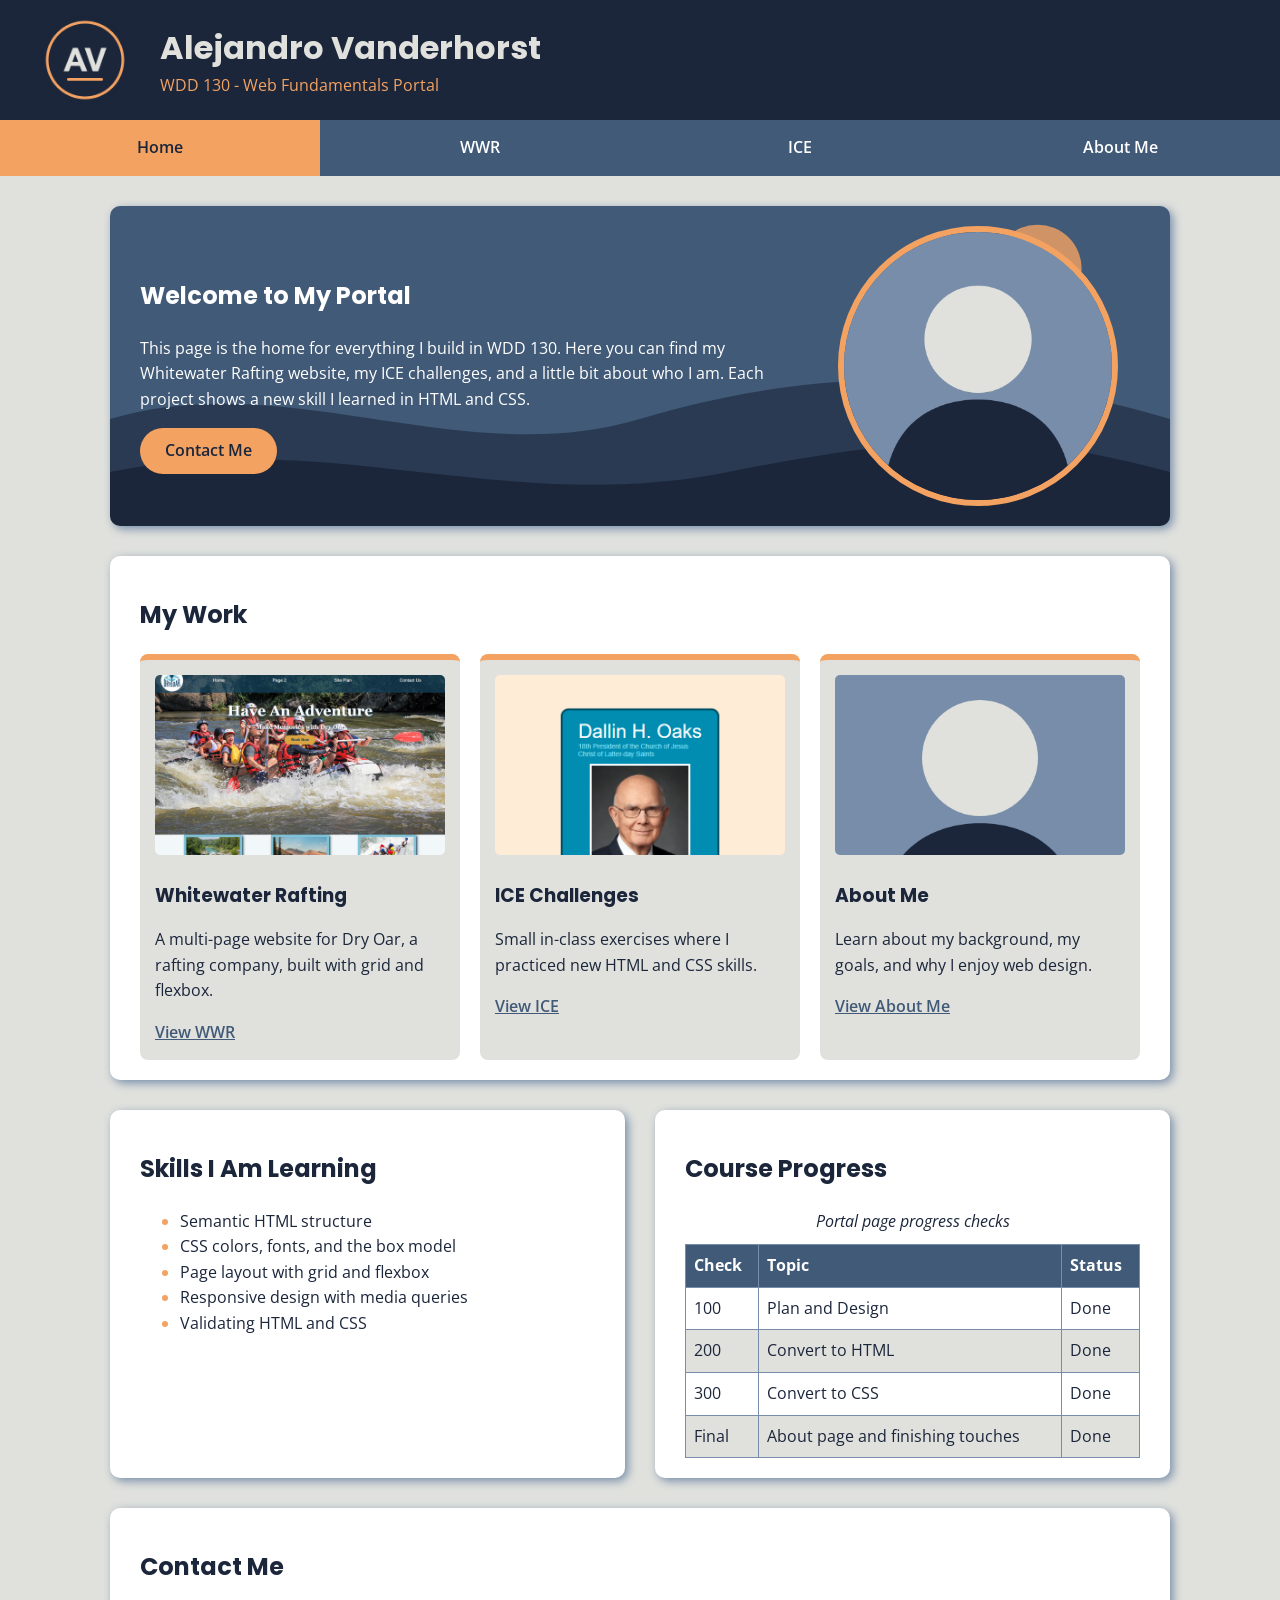
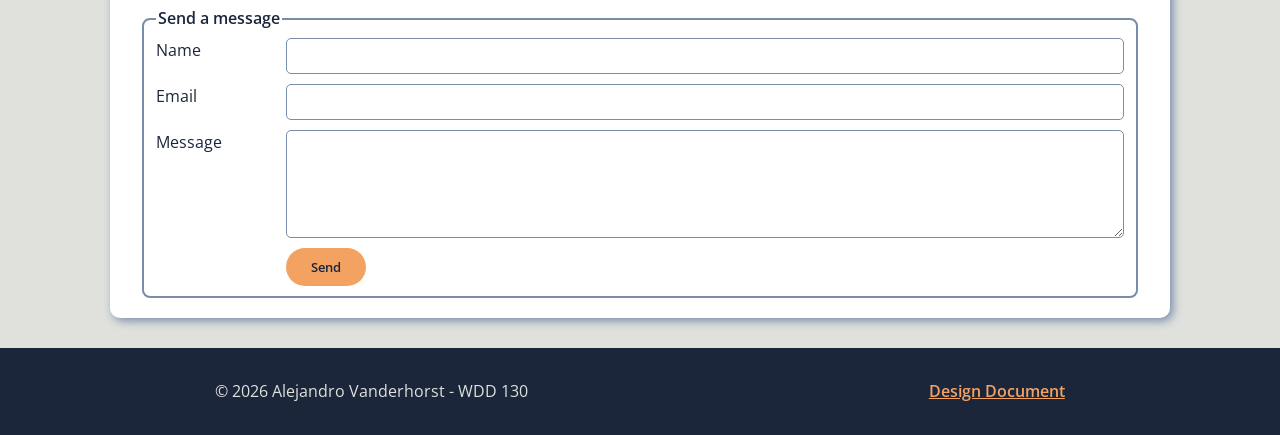
<file: index.html>
<!DOCTYPE html>
<html lang="en">
<head>
    <meta charset="UTF-8">
    <meta name="viewport" content="width=device-width, initial-scale=1.0">
    <meta name="description" content="WDD 130 portal page for Alejandro Vanderhorst">
    <title>Alejandro Vanderhorst | WDD 130 Portal</title>
    <link rel="preconnect" href="https://fonts.googleapis.com">
    <link rel="preconnect" href="https://fonts.gstatic.com" crossorigin>
    <link href="https://fonts.googleapis.com/css2?family=Open+Sans:wght@400;600&family=Poppins:wght@600;700&display=swap" rel="stylesheet">
    <link rel="stylesheet" href="styles/style.css">
</head>
<body>
    <header>
        <a href="index.html"><img class="logo" src="images/logo.png" alt="AV logo"></a>
        <div>
            <h1>Alejandro Vanderhorst</h1>
            <p>WDD 130 - Web Fundamentals Portal</p>
        </div>
    </header>
    <nav>
        <a class="active" href="index.html">Home</a>
        <a href="wwr/index.html">WWR</a>
        <a href="ice.html">ICE</a>
        <a href="about.html">About Me</a>
    </nav>
    <main>
        <section class="hero">
            <div>
                <h2>Welcome to My Portal</h2>
                <p>This page is the home for everything I build in WDD 130. Here you can find my Whitewater Rafting website, my ICE challenges, and a little bit about who I am. Each project shows a new skill I learned in HTML and CSS.</p>
                <a class="button" href="#contact">Contact Me</a>
            </div>
            <img src="images/avatar.png" alt="Illustrated profile picture">
        </section>

        <section class="projects">
            <h2>My Work</h2>
            <div class="cards">
                <article class="card">
                    <img src="images/wwr-preview.png" alt="Preview of the Dry Oar rafting website">
                    <h3>Whitewater Rafting</h3>
                    <p>A multi-page website for Dry Oar, a rafting company, built with grid and flexbox.</p>
                    <a href="wwr/index.html">View WWR</a>
                </article>
                <article class="card">
                    <img src="images/ice-preview.png" alt="Preview of the prophet card ICE challenge">
                    <h3>ICE Challenges</h3>
                    <p>Small in-class exercises where I practiced new HTML and CSS skills.</p>
                    <a href="ice.html">View ICE</a>
                </article>
                <article class="card">
                    <img src="images/avatar.png" alt="Illustrated profile picture">
                    <h3>About Me</h3>
                    <p>Learn about my background, my goals, and why I enjoy web design.</p>
                    <a href="about.html">View About Me</a>
                </article>
            </div>
        </section>

        <section class="skills">
            <h2>Skills I Am Learning</h2>
            <ul>
                <li>Semantic HTML structure</li>
                <li>CSS colors, fonts, and the box model</li>
                <li>Page layout with grid and flexbox</li>
                <li>Responsive design with media queries</li>
                <li>Validating HTML and CSS</li>
            </ul>
        </section>

        <section class="schedule">
            <h2>Course Progress</h2>
            <table>
                <caption>Portal page progress checks</caption>
                <thead>
                    <tr>
                        <th>Check</th>
                        <th>Topic</th>
                        <th>Status</th>
                    </tr>
                </thead>
                <tbody>
                    <tr>
                        <td>100</td>
                        <td>Plan and Design</td>
                        <td>Done</td>
                    </tr>
                    <tr>
                        <td>200</td>
                        <td>Convert to HTML</td>
                        <td>Done</td>
                    </tr>
                    <tr>
                        <td>300</td>
                        <td>Convert to CSS</td>
                        <td>Done</td>
                    </tr>
                    <tr>
                        <td>Final</td>
                        <td>About page and finishing touches</td>
                        <td>Done</td>
                    </tr>
                </tbody>
            </table>
        </section>

        <section id="contact" class="contact">
            <h2>Contact Me</h2>
            <form action="#" method="post">
                <fieldset>
                    <legend>Send a message</legend>
                    <label for="name">Name</label>
                    <input type="text" id="name" name="name" required>
                    <label for="email">Email</label>
                    <input type="email" id="email" name="email" required>
                    <label for="message">Message</label>
                    <textarea id="message" name="message" rows="5"></textarea>
                    <input type="submit" value="Send">
                </fieldset>
            </form>
        </section>
    </main>
    <footer>
        <p>&copy; 2026 Alejandro Vanderhorst - WDD 130</p>
        <p><a href="design.html">Design Document</a></p>
    </footer>
</body>
</html>
</file>
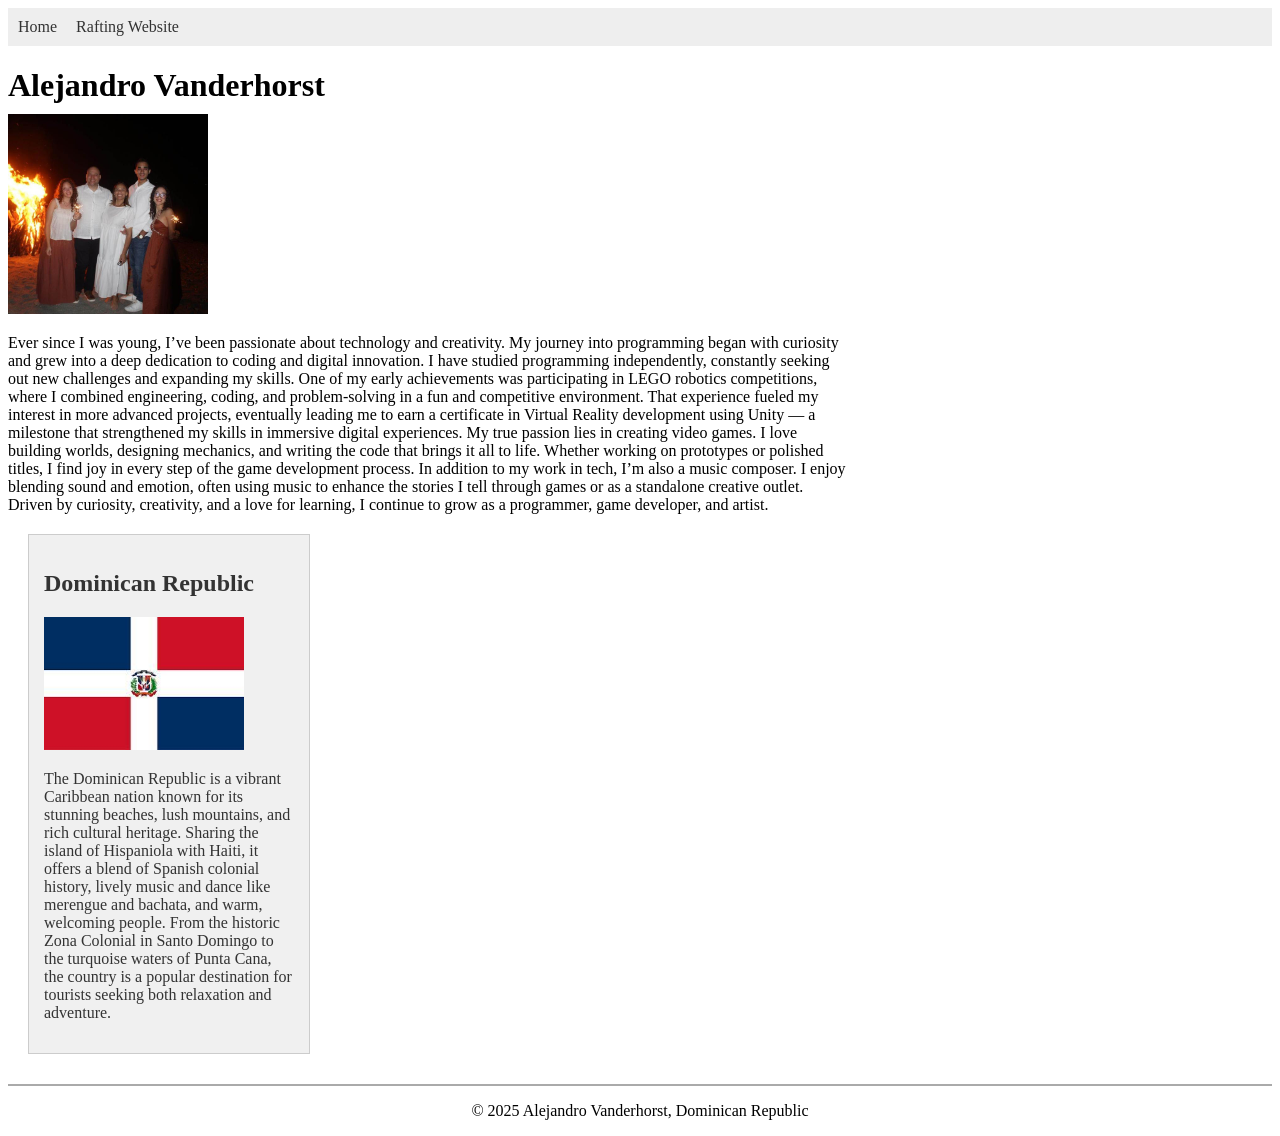
<file: firstsite/index.html>
<!DOCTYPE html>
<html lang="en">
<head>
    <meta charset="UTF-8">
    <meta name="viewport" content="width=device-width, initial-scale=1.0">
    <title>Alejandro Vanderhorst||WDD 130</title>
    <meta name="description" content="Discover fresh insights, helpful tips, and engaging content tailored to your interests. Explore now and find something new every day!">
    <meta name="author" content="Alejandro">
    <link rel="stylesheet" href="styles/styles.css">
</head>
<body>
    <header>
        <nav>
            <a href="#">Home</a>
            <a href="wwr">Rafting Website</a>
        </nav>
    </header>
    <main>
        <h1>
            Alejandro Vanderhorst
        </h1>
        <img src="images/profile.jpg" alt="A photo of Alejandro" width="200" >
        <p>Ever since I was young, I’ve been passionate about technology and creativity. My journey into programming began with curiosity and grew into a deep dedication to coding and digital innovation. I have studied programming independently, constantly seeking out new challenges and expanding my skills.

One of my early achievements was participating in LEGO robotics competitions, where I combined engineering, coding, and problem-solving in a fun and competitive environment. That experience fueled my interest in more advanced projects, eventually leading me to earn a certificate in Virtual Reality development using Unity — a milestone that strengthened my skills in immersive digital experiences.

My true passion lies in creating video games. I love building worlds, designing mechanics, and writing the code that brings it all to life. Whether working on prototypes or polished titles, I find joy in every step of the game development process.

In addition to my work in tech, I’m also a music composer. I enjoy blending sound and emotion, often using music to enhance the stories I tell through games or as a standalone creative outlet.

Driven by curiosity, creativity, and a love for learning, I continue to grow as a programmer, game developer, and artist.</p>
    </main>
    <aside>
        <h2>Dominican Republic</h2>
        <img src="images/dom_flag.jpg" alt="Dominican Republic Flag">
        <p>The Dominican Republic is a vibrant Caribbean nation known for its stunning beaches, lush mountains, and rich cultural heritage. Sharing the island of Hispaniola with Haiti, it offers a blend of Spanish colonial history, lively music and dance like merengue and bachata, and warm, welcoming people. From the historic Zona Colonial in Santo Domingo to the turquoise waters of Punta Cana, the country is a popular destination for tourists seeking both relaxation and adventure.</p>
    </aside>
    <footer>
        <p>© 2025 Alejandro Vanderhorst, Dominican Republic</p>
    </footer>
</body>
</html>
</file>
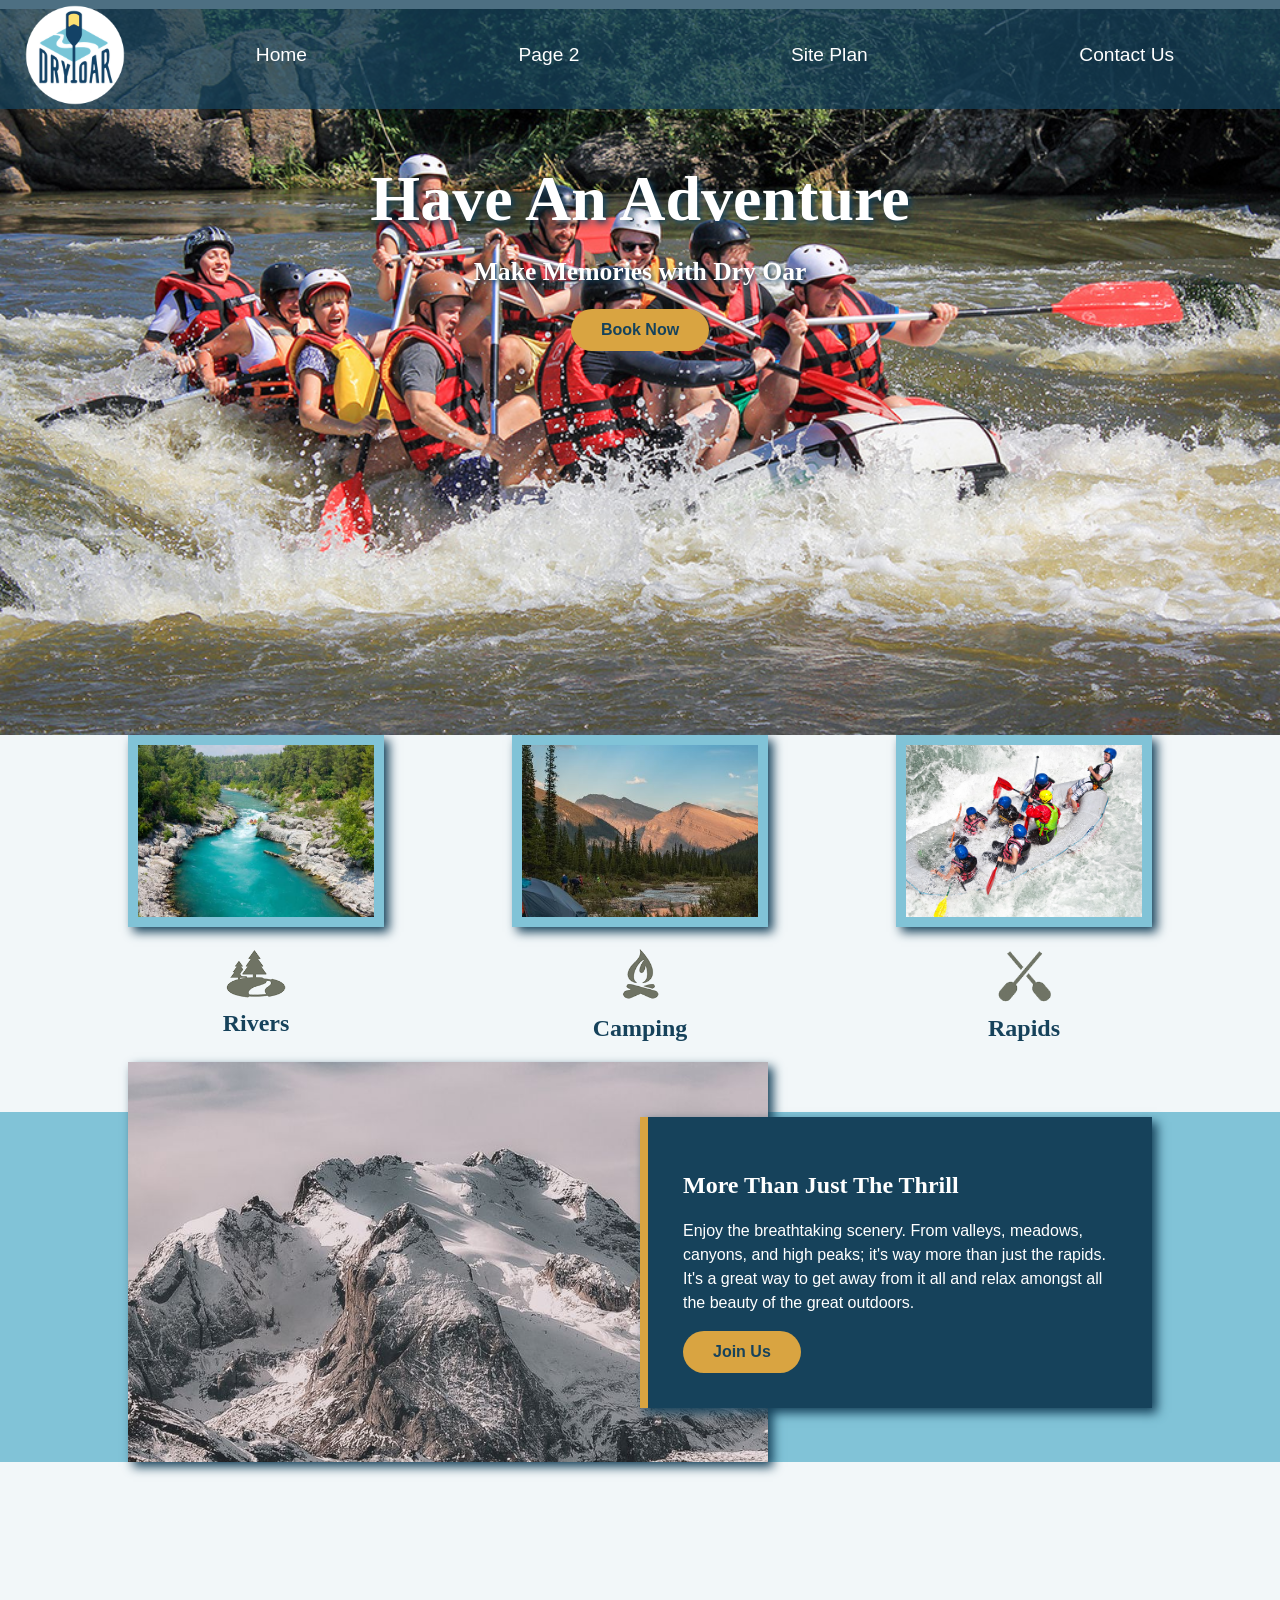
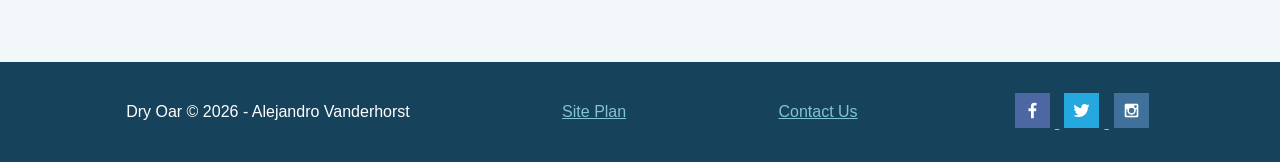
<file: wwr/index.html>
<!DOCTYPE html>
<html lang="en">
<head>
    <meta charset="UTF-8">
    <meta name="viewport" content="width=device-width, initial-scale=1.0">
    <title>Whitewater Rafting Vacations | Dry Oar Boating | Home</title>
    <link rel="stylesheet" href="styles/rafting.css">
</head>
<body>
    <header>
        <a id="logo_link" href="index.html">
            <img class="logo" src="images/logo.png" alt="Dry Oar Logo">
        </a>
        <nav>
            <a href="index.html">Home</a>
            <a href="#">Page 2</a>
            <a href="site-plan-rafting.html">Site Plan</a>
            <a href="contactus.html">Contact Us</a>
        </nav>
    </header>
    <div id="hero">
        <div id="hero-box">
            <img id="hero-img" src="images/hero.jpg" alt="A group enjoying white water rafting" width="800">
        </div>
        <section id="hero-msg">
            <h1 class="home-title">Have An Adventure</h1>
            <h2>Make Memories with Dry Oar</h2>
            <div class="button-box">
                <a class="book" href="contactus.html">Book Now</a>
            </div>
        </section>
    </div>
    <main class="home-grid">
        <section class="rivers-card">
            <img class="card-img" src="images/rivers.jpg" alt="A turquoise river flowing through a rocky forest canyon" width="400">
            <img class="icon" src="images/river_icon.png" alt="River icon">
            <h2>Rivers</h2>
        </section>
        <section class="camping-card">
            <img class="card-img" src="images/camping.jpg" alt="A tent beside a river surrounded by mountains and trees" width="400">
            <img class="icon" src="images/fire_icon.png" alt="Fire icon">
            <h2>Camping</h2>
        </section>
        <section class="rapids-card">
            <img class="card-img" src="images/rapids.jpg" alt="Rafters paddling through white water rapids" width="400">
            <img class="icon" src="images/oars.png" alt="Oars icon">
            <h2>Rapids</h2>
        </section>
        <div id="background"></div>
        <img class="mountains" src="images/mountains.jpg" alt="Snow-covered mountains beneath a cloudy sky" width="640">
        <section class="msg">
            <h2>More Than Just The Thrill</h2>
            <p>Enjoy the breathtaking scenery. From valleys, meadows, canyons, and high peaks; it's way more than just the rapids. It's a great way to get away from it all and relax amongst all the beauty of the great outdoors.</p>
            <a class="join" href="rivers.html">Join Us</a>
        </section>
    </main>
    <footer>
        <p>Dry Oar &copy; 2026 - Alejandro Vanderhorst</p>
        <p><a href="site-plan-rafting.html">Site Plan</a></p>
        <p><a href="contactus.html">Contact Us</a></p>
        <div class="social">
            <a href="https://facebook.com" target="_blank">
                <img src="images/facebook.png" alt="Facebook icon">
            </a>
            <a href="https://twitter.com" target="_blank">
                <img src="images/twitter.png" alt="Twitter icon">
            </a>
            <a href="https://instagram.com" target="_blank">
                <img src="images/instagram.png" alt="Instagram icon">
            </a>
        </div>
    </footer>
</body>
</html>
</file>
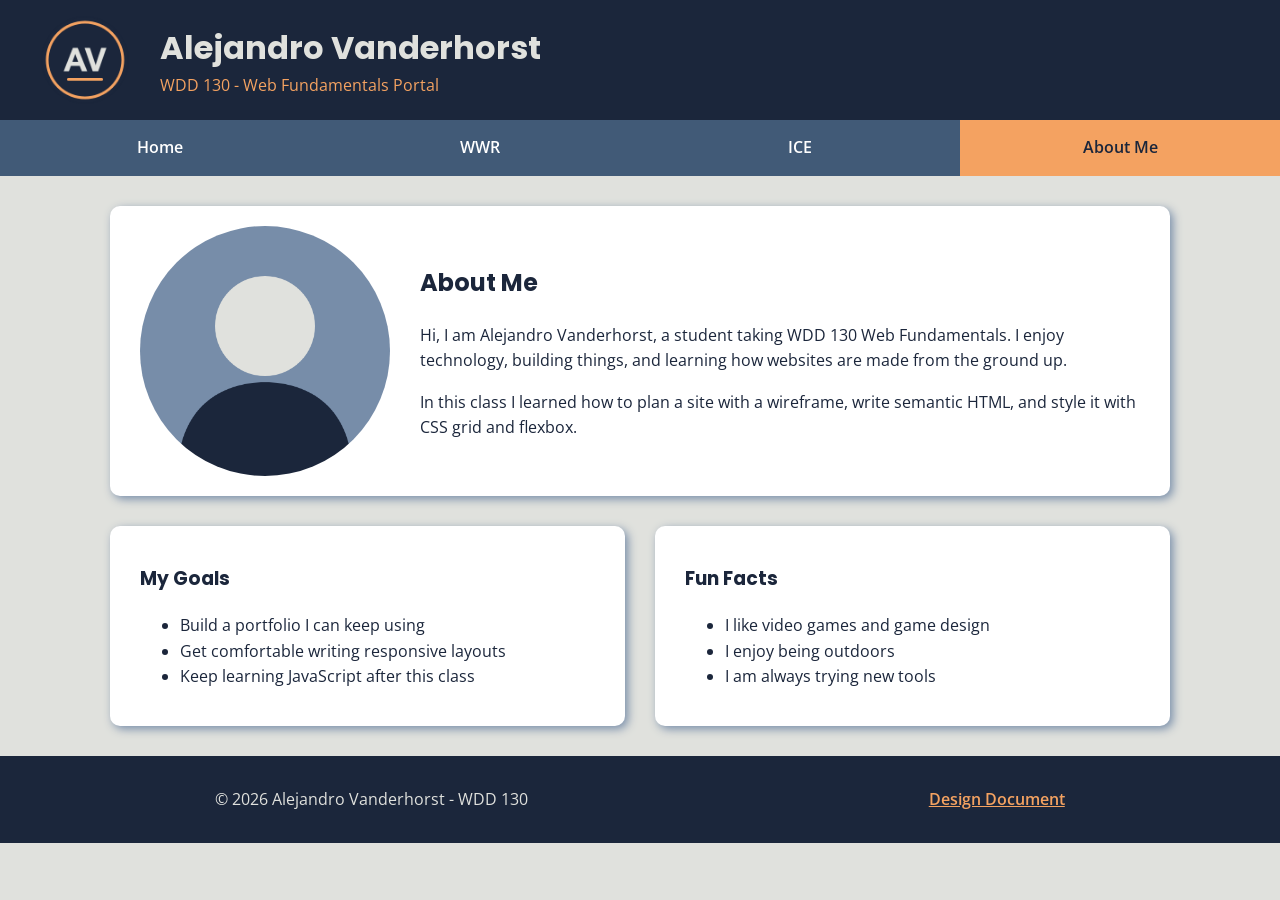
<file: about.html>
<!DOCTYPE html>
<html lang="en">
<head>
    <meta charset="UTF-8">
    <meta name="viewport" content="width=device-width, initial-scale=1.0">
    <meta name="description" content="WDD 130 portal page for Alejandro Vanderhorst">
    <title>About Me | Alejandro Vanderhorst</title>
    <link rel="preconnect" href="https://fonts.googleapis.com">
    <link rel="preconnect" href="https://fonts.gstatic.com" crossorigin>
    <link href="https://fonts.googleapis.com/css2?family=Open+Sans:wght@400;600&family=Poppins:wght@600;700&display=swap" rel="stylesheet">
    <link rel="stylesheet" href="styles/style.css">
</head>
<body>
    <header>
        <a href="index.html"><img class="logo" src="images/logo.png" alt="AV logo"></a>
        <div>
            <h1>Alejandro Vanderhorst</h1>
            <p>WDD 130 - Web Fundamentals Portal</p>
        </div>
    </header>
    <nav>
        <a href="index.html">Home</a>
        <a href="wwr/index.html">WWR</a>
        <a href="ice.html">ICE</a>
        <a class="active" href="about.html">About Me</a>
    </nav>
    <main>
        <section class="about-intro">
            <img src="images/avatar.png" alt="Illustrated profile picture">
            <div>
                <h2>About Me</h2>
                <p>Hi, I am Alejandro Vanderhorst, a student taking WDD 130 Web Fundamentals. I enjoy technology, building things, and learning how websites are made from the ground up.</p>
                <p>In this class I learned how to plan a site with a wireframe, write semantic HTML, and style it with CSS grid and flexbox.</p>
            </div>
        </section>
        <section>
            <h3>My Goals</h3>
            <ul>
                <li>Build a portfolio I can keep using</li>
                <li>Get comfortable writing responsive layouts</li>
                <li>Keep learning JavaScript after this class</li>
            </ul>
        </section>
        <section>
            <h3>Fun Facts</h3>
            <ul>
                <li>I like video games and game design</li>
                <li>I enjoy being outdoors</li>
                <li>I am always trying new tools</li>
            </ul>
        </section>
    </main>
    <footer>
        <p>&copy; 2026 Alejandro Vanderhorst - WDD 130</p>
        <p><a href="design.html">Design Document</a></p>
    </footer>
</body>
</html>
</file>
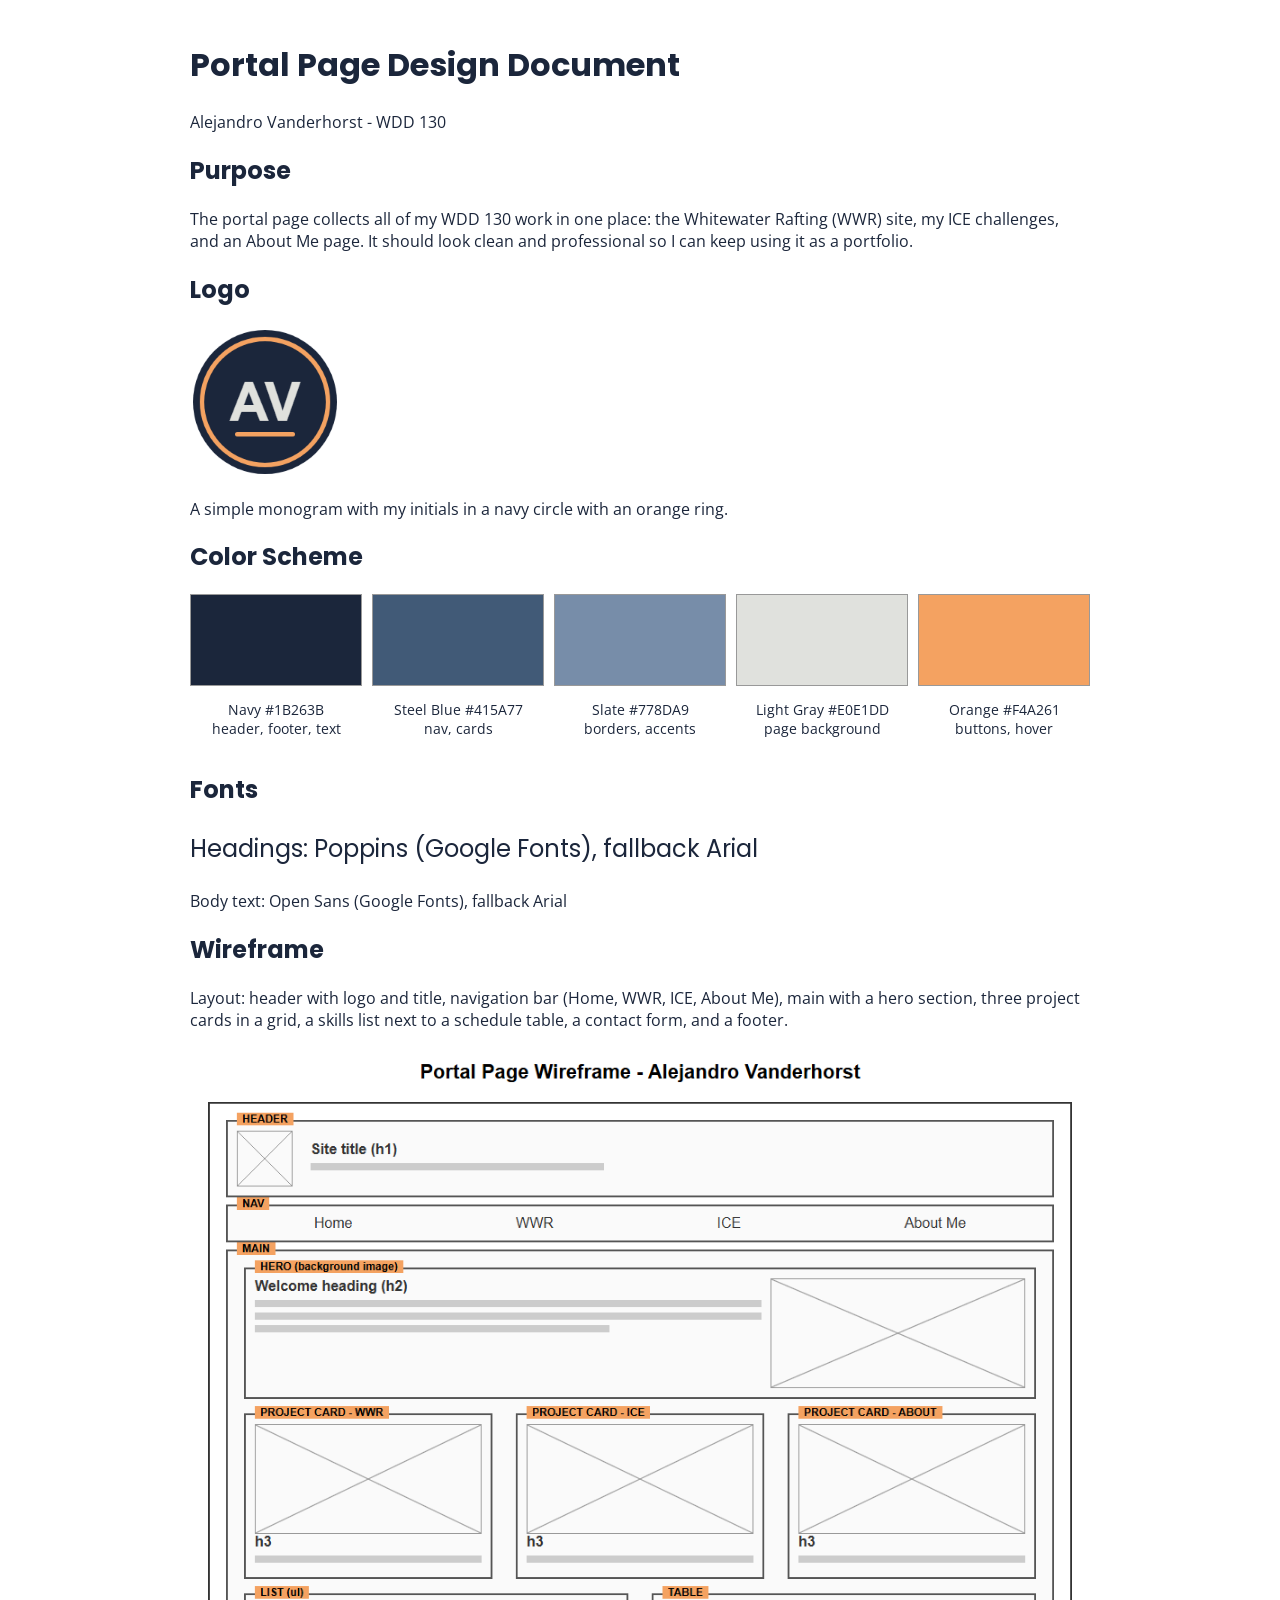
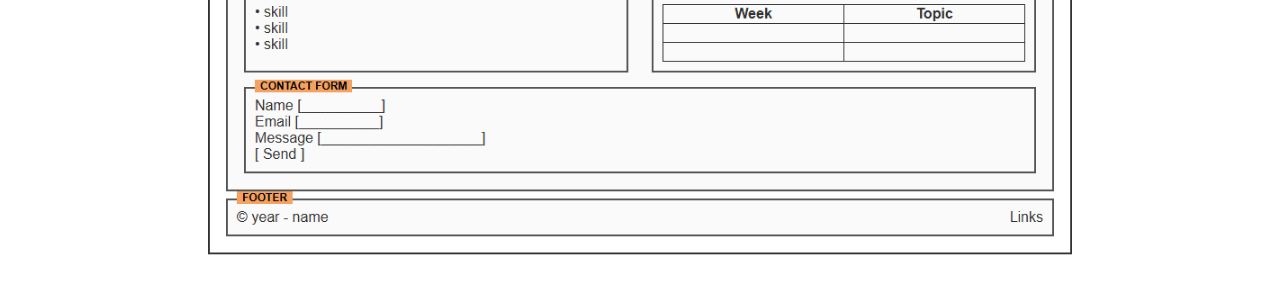
<file: design.html>
<!DOCTYPE html>
<html lang="en">
<head>
    <meta charset="UTF-8">
    <meta name="viewport" content="width=device-width, initial-scale=1.0">
    <title>Portal Design Document | Alejandro Vanderhorst</title>
    <link rel="preconnect" href="https://fonts.googleapis.com">
    <link rel="preconnect" href="https://fonts.gstatic.com" crossorigin>
    <link href="https://fonts.googleapis.com/css2?family=Open+Sans:wght@400;600&family=Poppins:wght@600;700&display=swap" rel="stylesheet">
    <style>
        body { font-family: "Open Sans", Arial, sans-serif; max-width: 900px; margin: 0 auto; padding: 20px; color: #1B263B; }
        h1, h2 { font-family: Poppins, Arial, sans-serif; }
        .swatches { display: grid; grid-template-columns: repeat(5, 1fr); gap: 10px; }
        .swatch { height: 90px; border: 1px solid #999; }
        .swatch-label { text-align: center; font-size: 14px; }
        img { max-width: 100%; }
    </style>
</head>
<body>
    <h1>Portal Page Design Document</h1>
    <p>Alejandro Vanderhorst - WDD 130</p>

    <h2>Purpose</h2>
    <p>The portal page collects all of my WDD 130 work in one place: the Whitewater Rafting (WWR) site, my ICE challenges, and an About Me page. It should look clean and professional so I can keep using it as a portfolio.</p>

    <h2>Logo</h2>
    <img src="images/logo.png" alt="AV monogram logo" width="150">
    <p>A simple monogram with my initials in a navy circle with an orange ring.</p>

    <h2>Color Scheme</h2>
    <div class="swatches">
        <div><div class="swatch" style="background:#1B263B"></div><p class="swatch-label">Navy #1B263B<br>header, footer, text</p></div>
        <div><div class="swatch" style="background:#415A77"></div><p class="swatch-label">Steel Blue #415A77<br>nav, cards</p></div>
        <div><div class="swatch" style="background:#778DA9"></div><p class="swatch-label">Slate #778DA9<br>borders, accents</p></div>
        <div><div class="swatch" style="background:#E0E1DD"></div><p class="swatch-label">Light Gray #E0E1DD<br>page background</p></div>
        <div><div class="swatch" style="background:#F4A261"></div><p class="swatch-label">Orange #F4A261<br>buttons, hover</p></div>
    </div>

    <h2>Fonts</h2>
    <p style="font-family: Poppins, Arial, sans-serif; font-size: 24px;">Headings: Poppins (Google Fonts), fallback Arial</p>
    <p>Body text: Open Sans (Google Fonts), fallback Arial</p>

    <h2>Wireframe</h2>
    <p>Layout: header with logo and title, navigation bar (Home, WWR, ICE, About Me), main with a hero section, three project cards in a grid, a skills list next to a schedule table, a contact form, and a footer.</p>
    <img src="wireframe.png" alt="Labeled wireframe of the portal home page">
</body>
</html>
</file>
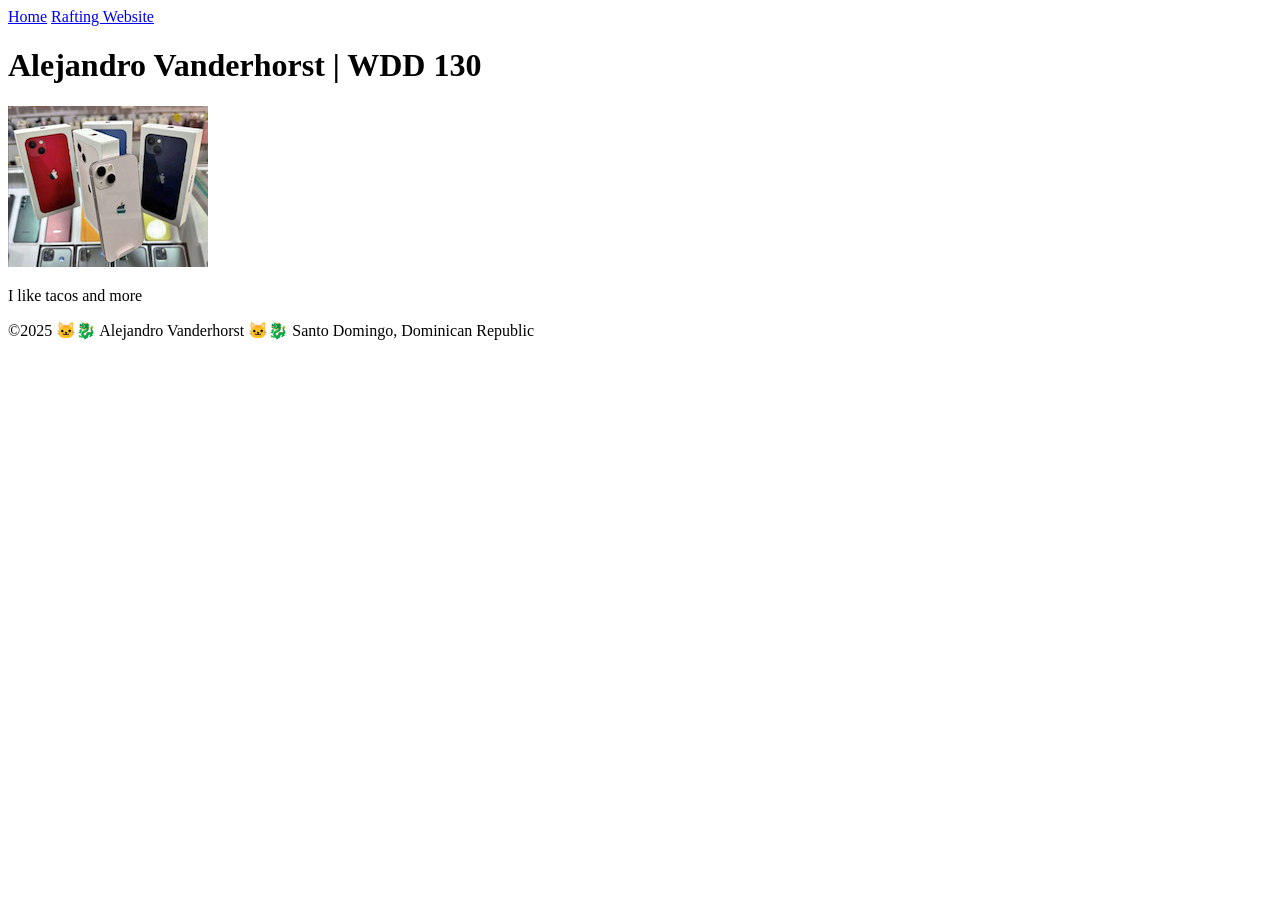
<file: first-page.html>
<!DOCTYPE html>
<html lang="en">
<head>
    <meta charset="UTF-8">
    <meta name="viewport" content="width=device-width, initial-scale=1.0">
    <title>Alejandro Vanderhorst|WDD 130</title>
</head>
<body>
    <header>
        <nav>
            <a href="#">Home</a>
            <a href="wwr/">Rafting Website</a>
        </nav>
    </header>
    <main>
        <h1>Alejandro Vanderhorst | WDD 130</h1>
        <img src="images/profile.jpg" alt="Alejandro Vanderhorst" width="200">
        <p>I like tacos and more</p>
        <p>©2025 🐱‍🐉 Alejandro Vanderhorst 🐱‍🐉 Santo Domingo, Dominican Republic</p>
    </main>
    <footer></footer>
</body>
</html>
</file>
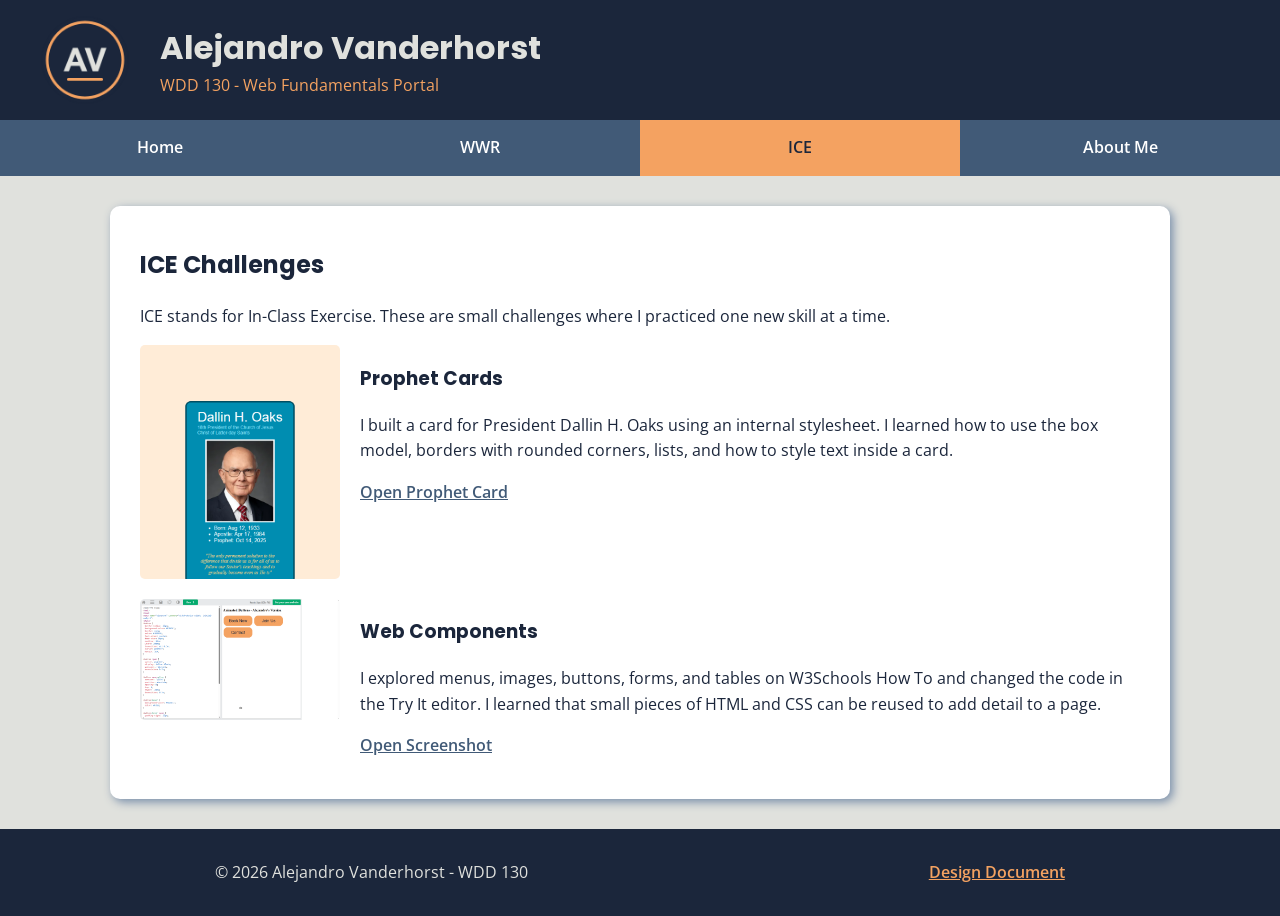
<file: ice.html>
<!DOCTYPE html>
<html lang="en">
<head>
    <meta charset="UTF-8">
    <meta name="viewport" content="width=device-width, initial-scale=1.0">
    <meta name="description" content="WDD 130 portal page for Alejandro Vanderhorst">
    <title>ICE Challenges | Alejandro Vanderhorst</title>
    <link rel="preconnect" href="https://fonts.googleapis.com">
    <link rel="preconnect" href="https://fonts.gstatic.com" crossorigin>
    <link href="https://fonts.googleapis.com/css2?family=Open+Sans:wght@400;600&family=Poppins:wght@600;700&display=swap" rel="stylesheet">
    <link rel="stylesheet" href="styles/style.css">
</head>
<body>
    <header>
        <a href="index.html"><img class="logo" src="images/logo.png" alt="AV logo"></a>
        <div>
            <h1>Alejandro Vanderhorst</h1>
            <p>WDD 130 - Web Fundamentals Portal</p>
        </div>
    </header>
    <nav>
        <a href="index.html">Home</a>
        <a href="wwr/index.html">WWR</a>
        <a class="active" href="ice.html">ICE</a>
        <a href="about.html">About Me</a>
    </nav>
    <main>
        <section class="ice-list">
            <h2>ICE Challenges</h2>
            <p>ICE stands for In-Class Exercise. These are small challenges where I practiced one new skill at a time.</p>
            <article class="ice-item">
                <img src="images/ice-preview.png" alt="Prophet card ICE challenge preview">
                <div>
                    <h3>Prophet Cards</h3>
                    <p>I built a card for President Dallin H. Oaks using an internal stylesheet. I learned how to use the box model, borders with rounded corners, lists, and how to style text inside a card.</p>
                    <a href="ice/prophet_cards/prophet_cards/oaks.html" target="_blank">Open Prophet Card</a>
                </div>
            </article>
            <article class="ice-item">
                <img src="web-components-screenshot.png" alt="Screenshot of a W3Schools component I edited">
                <div>
                    <h3>Web Components</h3>
                    <p>I explored menus, images, buttons, forms, and tables on W3Schools How To and changed the code in the Try It editor. I learned that small pieces of HTML and CSS can be reused to add detail to a page.</p>
                    <a href="web-components-screenshot.png" target="_blank">Open Screenshot</a>
                </div>
            </article>
        </section>
    </main>
    <footer>
        <p>&copy; 2026 Alejandro Vanderhorst - WDD 130</p>
        <p><a href="design.html">Design Document</a></p>
    </footer>
</body>
</html>
</file>
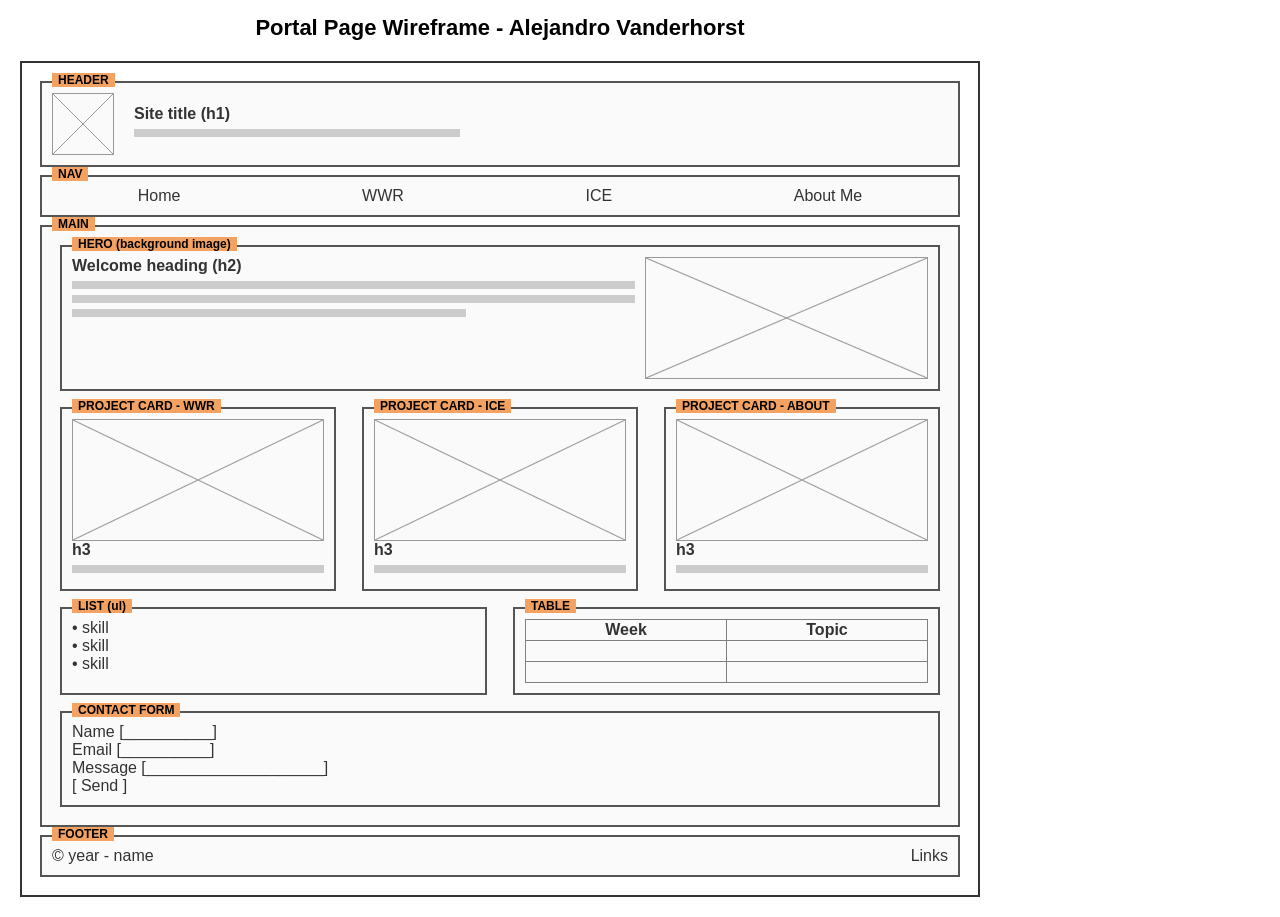
<file: design/wireframe.html>
<!DOCTYPE html><html><head><meta charset="utf-8"><style>
body{margin:0;font-family:Arial,sans-serif;background:#fff;width:1000px}
.wf{border:2px solid #333;margin:20px;padding:10px}
.box{border:2px solid #555;padding:10px;margin:8px;position:relative;color:#333;background:#fafafa}
.lbl{position:absolute;top:-10px;left:10px;background:#F4A261;color:#000;font-size:12px;padding:0 6px;font-weight:bold}
.row{display:flex;gap:10px}.row>.box{flex:1}
.x{height:120px;background:linear-gradient(to top right,transparent 49.5%,#999 50%,transparent 50.5%),linear-gradient(to top left,transparent 49.5%,#999 50%,transparent 50.5%);border:1px solid #999}
.line{height:8px;background:#ccc;margin:6px 0}
h1{text-align:center;font-size:22px}
</style></head><body><h1>Portal Page Wireframe - Alejandro Vanderhorst</h1><div class="wf">
<div class="box"><span class="lbl">HEADER</span><div class="row" style="align-items:center"><div class="x" style="height:60px;flex:0 0 60px"></div><div style="flex:1;padding-left:10px"><b>Site title (h1)</b><div class="line" style="width:40%"></div></div></div></div>
<div class="box"><span class="lbl">NAV</span><div class="row" style="justify-content:space-around;display:flex"><span>Home</span><span>WWR</span><span>ICE</span><span>About Me</span></div></div>
<div class="box"><span class="lbl">MAIN</span>
 <div class="box"><span class="lbl">HERO (background image)</span><div class="row"><div style="flex:2"><b>Welcome heading (h2)</b><div class="line"></div><div class="line"></div><div class="line" style="width:70%"></div></div><div class="x" style="flex:1"></div></div></div>
 <div class="row"><div class="box"><span class="lbl">PROJECT CARD - WWR</span><div class="x"></div><b>h3</b><div class="line"></div></div><div class="box"><span class="lbl">PROJECT CARD - ICE</span><div class="x"></div><b>h3</b><div class="line"></div></div><div class="box"><span class="lbl">PROJECT CARD - ABOUT</span><div class="x"></div><b>h3</b><div class="line"></div></div></div>
 <div class="row"><div class="box"><span class="lbl">LIST (ul)</span><div>&bull; skill</div><div>&bull; skill</div><div>&bull; skill</div></div><div class="box"><span class="lbl">TABLE</span><table border="1" style="width:100%;border-collapse:collapse"><tr><th>Week</th><th>Topic</th></tr><tr><td>&nbsp;</td><td></td></tr><tr><td>&nbsp;</td><td></td></tr></table></div></div>
 <div class="box"><span class="lbl">CONTACT FORM</span><div>Name [__________]</div><div>Email [__________]</div><div>Message [____________________]</div><div>[ Send ]</div></div>
</div>
<div class="box"><span class="lbl">FOOTER</span><div class="row" style="display:flex;justify-content:space-between"><span>&copy; year - name</span><span>Links</span></div></div>
</div></body></html>
</file>
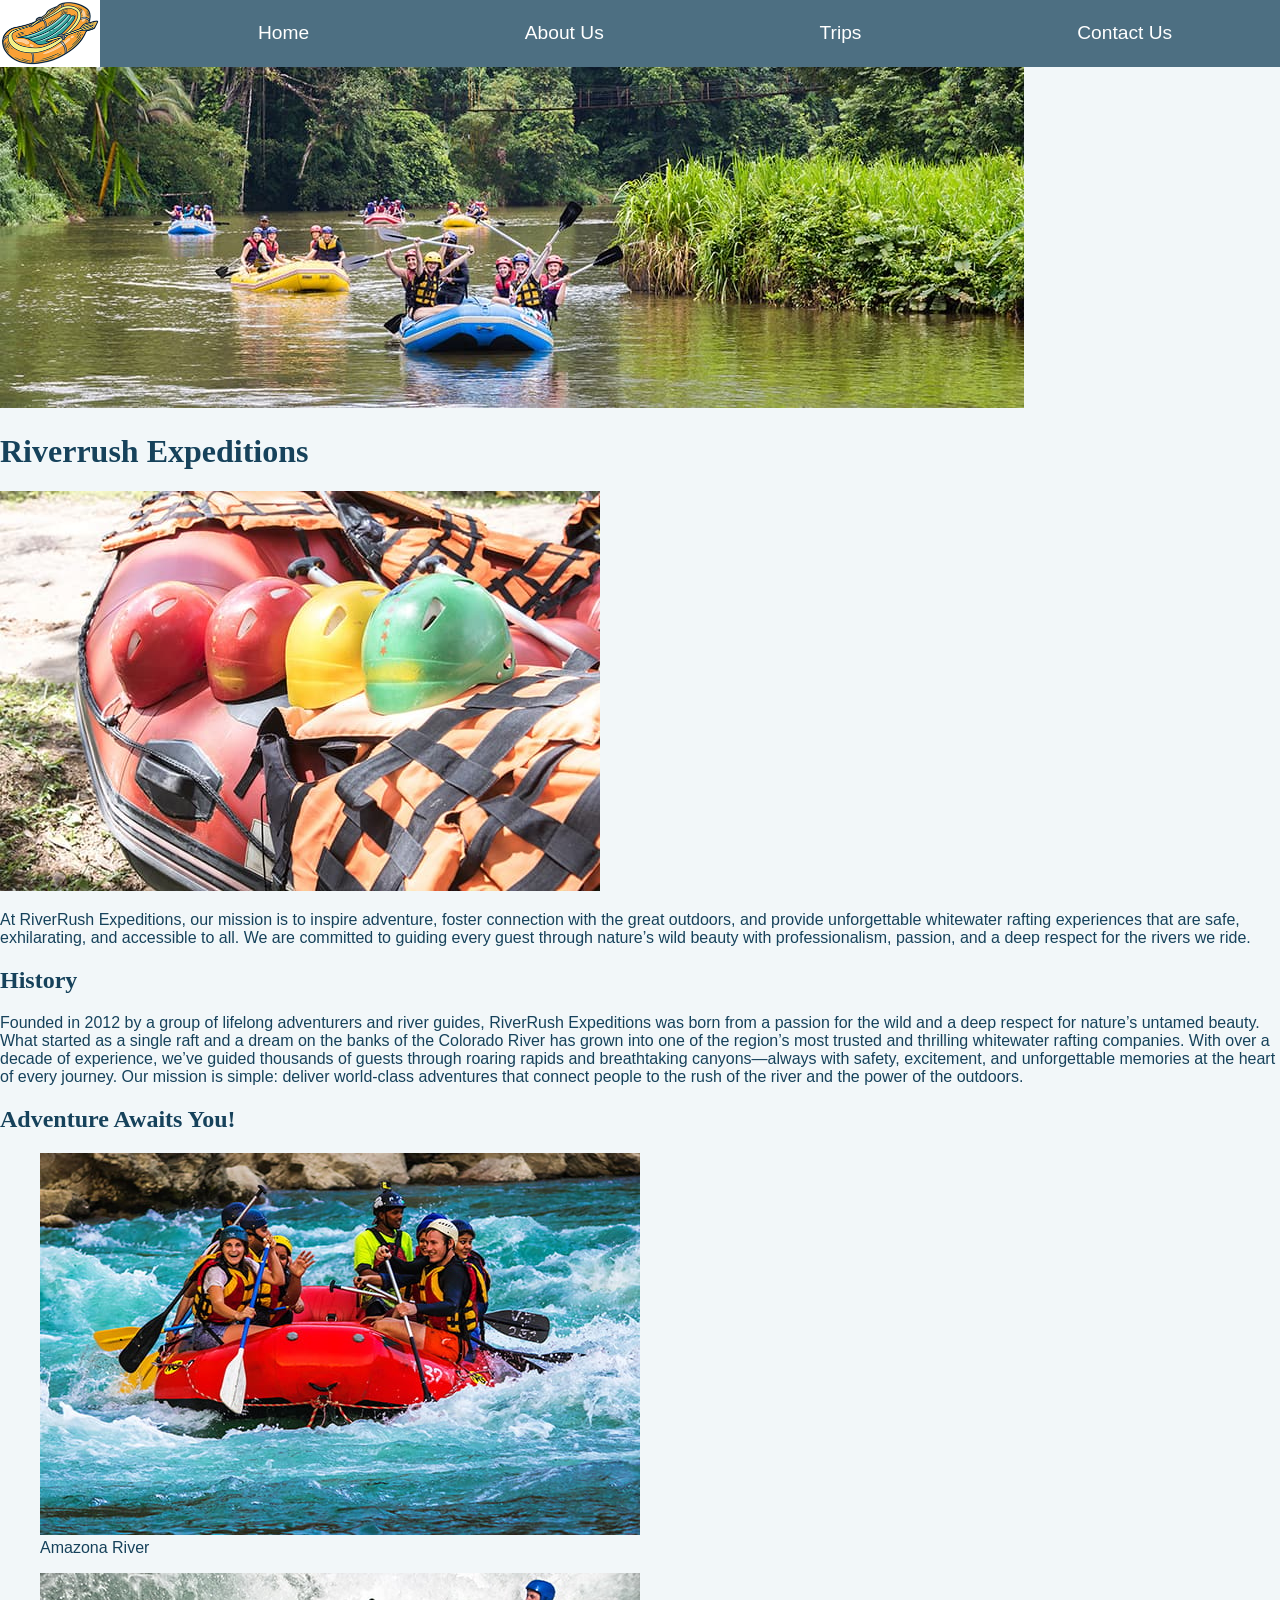
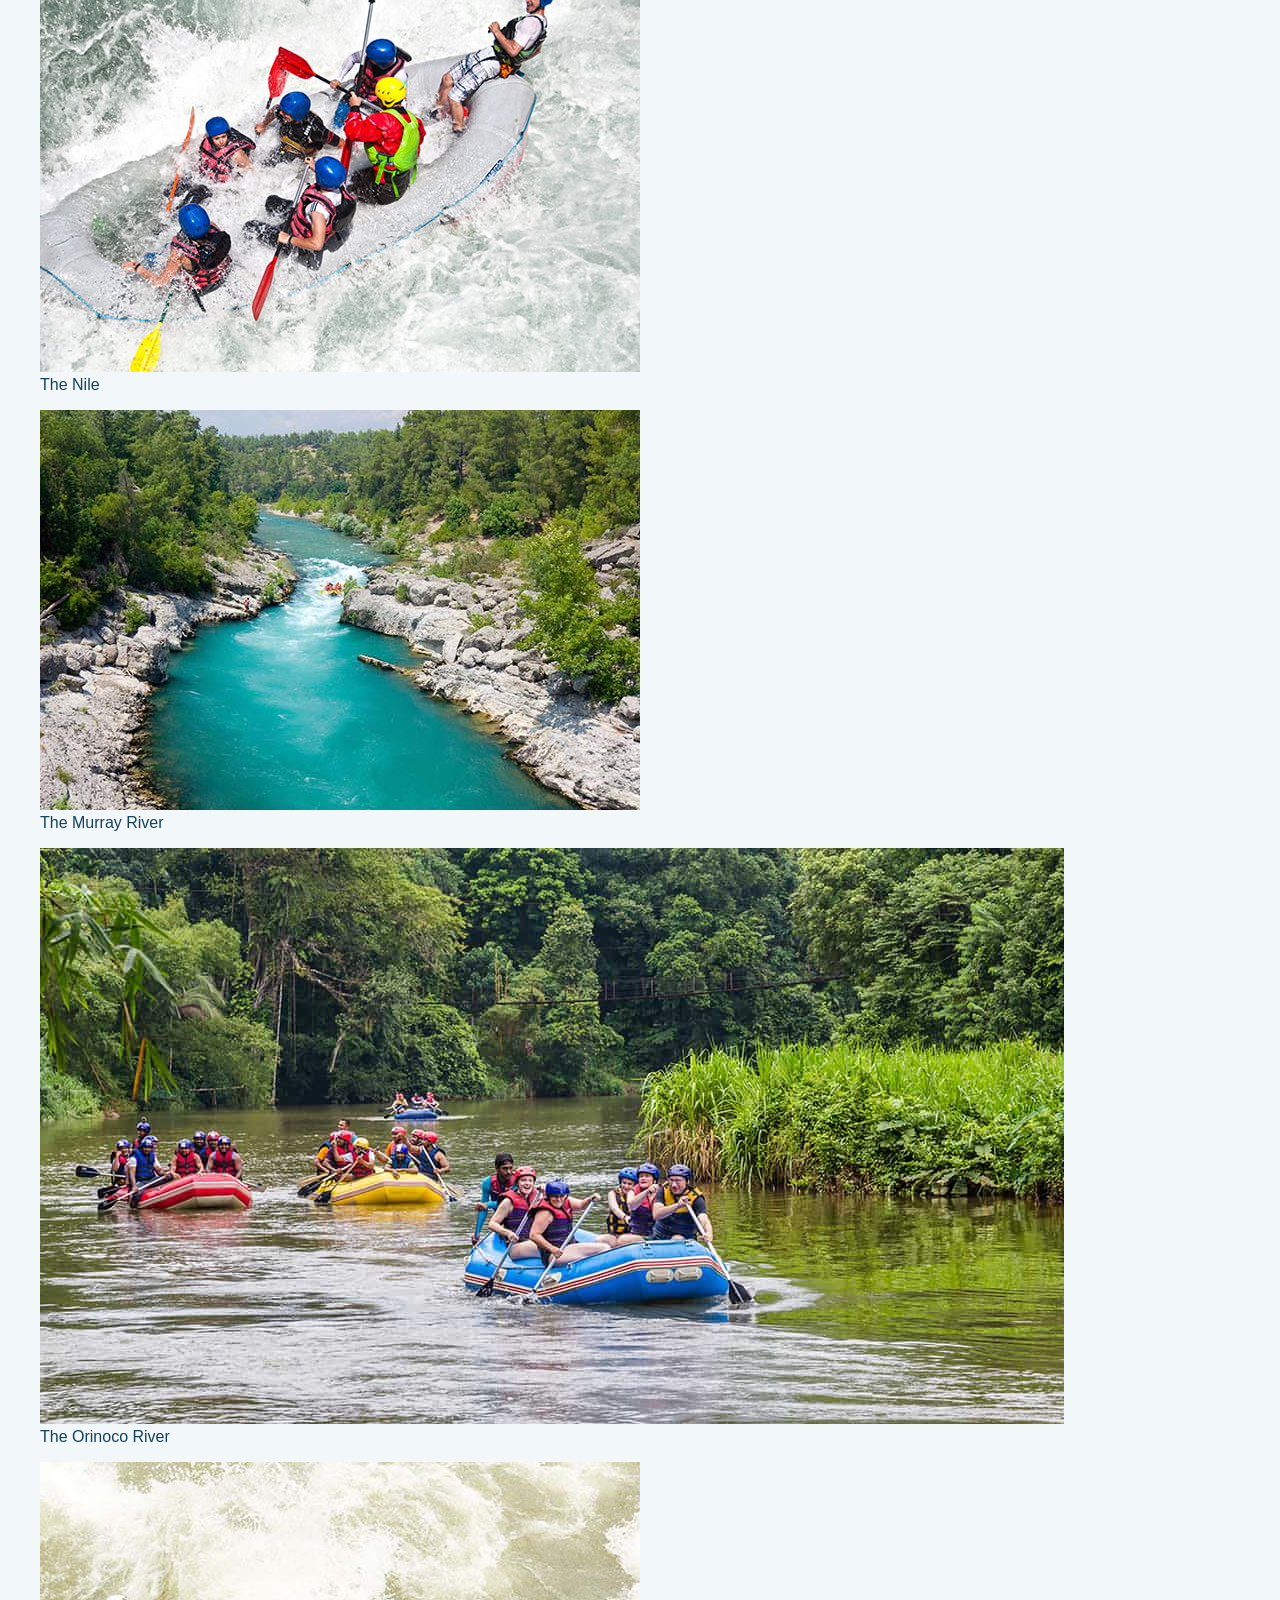
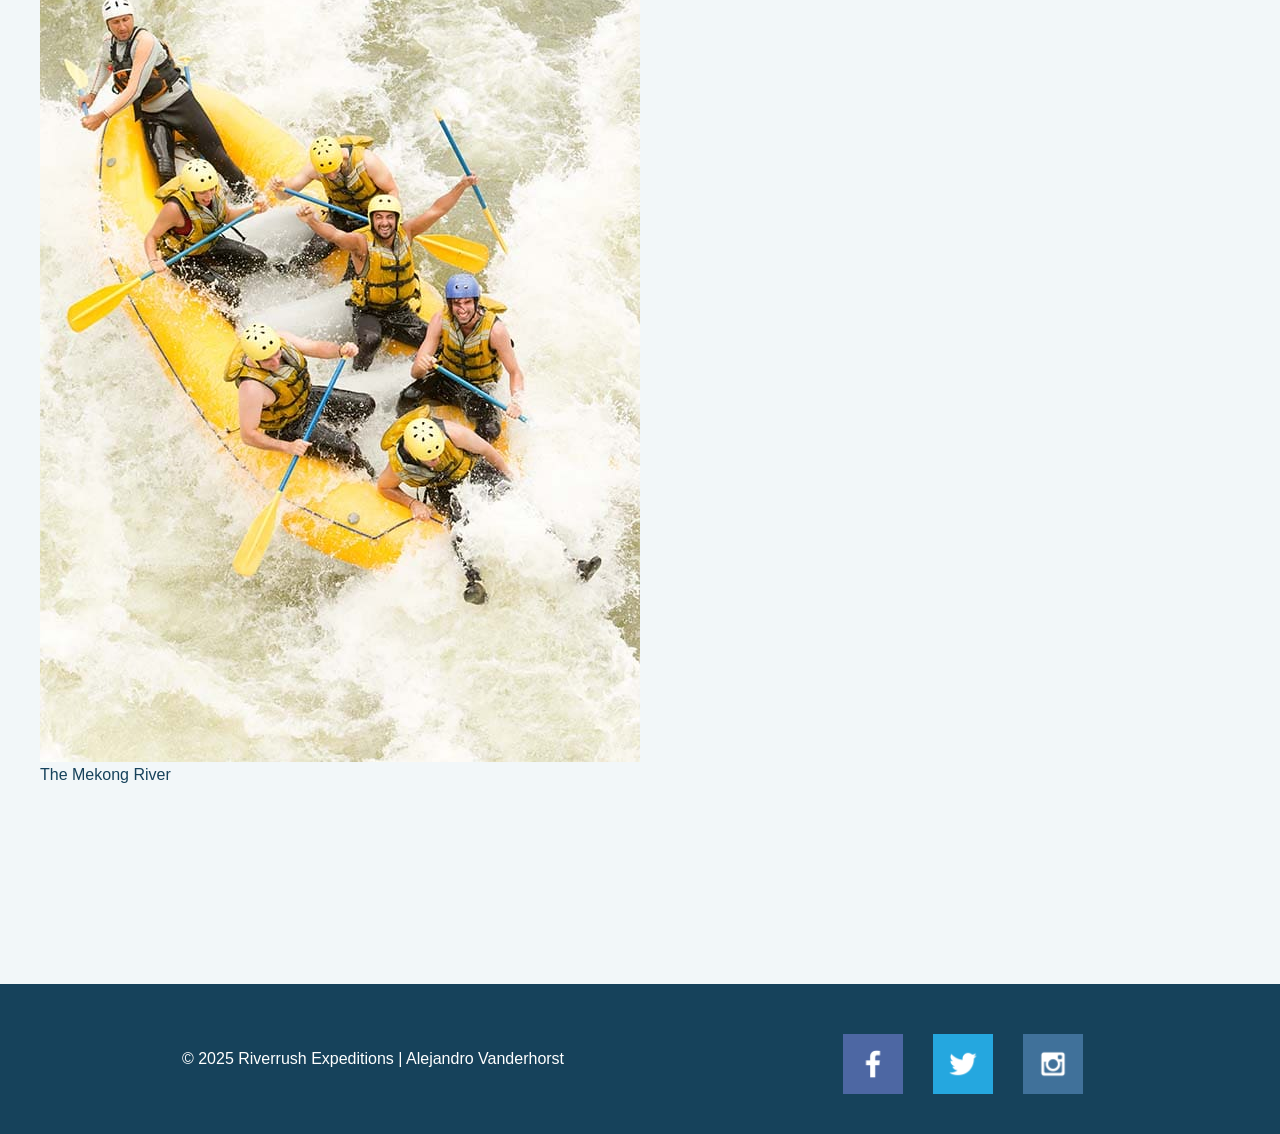
<file: wwr/about.html>
<!DOCTYPE html>
<html lang="en">
<head>
  <meta charset="UTF-8">
  <meta name="viewport" content="width=device-width, initial-scale=1.0">
  <meta name="description" content="About our white water rafting company">
  <meta name="author" content="Alejandro Vanderhorst">
  <title>About Us - Rafting Company</title>
  <link rel="stylesheet" href="styles/rafting.css">
  <link href="https://fonts.googleapis.com/css2?family=Bebas+Neue&display=swap" rel="stylesheet">
  <link href="https://fonts.googleapis.com/css2?family=Roboto:wght@400;700&display=swap" rel="stylesheet">
  <link href="https://fonts.googleapis.com/css2?family=Lato:wght@400;700&display=swap" rel="stylesheet">
</head>
<body>
  <header>
    <img src="images/my_logo.png" alt="Rafting Site Logo" class="logo">
    <nav class="nav-bar">
      <a href="index.html">Home</a>
      <a href="about.html">About Us</a>
      <a href="trips.html">Trips</a>
      <a href="contact.html">Contact Us</a>
    </nav>
  </header>

  <main>
    <div class="hero">
      <img src="images/hero_banner.jpg" alt="Rafting Adventure">
      <h1>Riverrush Expeditions</h1>
      <article>
        <img src="images/mission.jpg" alt="Happy Client">
        <p>At RiverRush Expeditions, our mission is to inspire adventure, foster connection with the great outdoors, and provide unforgettable whitewater rafting experiences that are safe, exhilarating, and accessible to all. We are committed to guiding every guest through nature’s wild beauty with professionalism, passion, and a deep respect for the rivers we ride.
        </p>
      </article>
    </div>

    <section>
      <h2>History</h2>
      <p>Founded in 2012 by a group of lifelong adventurers and river guides, RiverRush Expeditions was born from a passion for the wild and a deep respect for nature’s untamed beauty. What started as a single raft and a dream on the banks of the Colorado River has grown into one of the region’s most trusted and thrilling whitewater rafting companies. With over a decade of experience, we’ve guided thousands of guests through roaring rapids and breathtaking canyons—always with safety, excitement, and unforgettable memories at the heart of every journey. Our mission is simple: deliver world-class adventures that connect people to the rush of the river and the power of the outdoors.</p>
    </section>

    <section>
      <h2>Adventure Awaits You!</h2>
      <div class="images-container">
        <figure>
          <img src="images/rafting1.jpg" alt="Rafting Adventure 1" class="last-images">
          <figcaption>Amazona River</figcaption>
        </figure>
        <figure>
          <img src="images/rafting2.jpg" alt="Rafting Adventure 2" class="last-images">
          <figcaption>The Nile</figcaption>
        </figure>
        <figure>
          <img src="images/rafting3.jpg" alt="Rafting Adventure 3" class="last-images">
          <figcaption>The Murray River</figcaption>
        </figure>
        <figure>
          <img src="images/rafting4.jpg" alt="Rafting Adventure 4" class="last-images">
          <figcaption>The Orinoco River</figcaption>
        </figure>
        <figure>
          <img src="images/rafting5.jpg" alt="Rafting Adventure 5" class="last-images">
          <figcaption>The Mekong River</figcaption>
        </figure>
      </div>
    </section>
  </main>

  <footer>
    <p>&copy; 2025 Riverrush Expeditions | Alejandro Vanderhorst</p>
    <nav class="socialmedia">
      <a href="#"><img src="images/facebook.png" alt="Facebook" class="icon"></a>
      <a href="#"><img src="images/twitter.png" alt="Twitter" class="icon"></a>
      <a href="#"><img src="images/instagram.png" alt="Instagram" class="icon"></a>
    </nav>
  </footer>
</body>
</html>
</file>
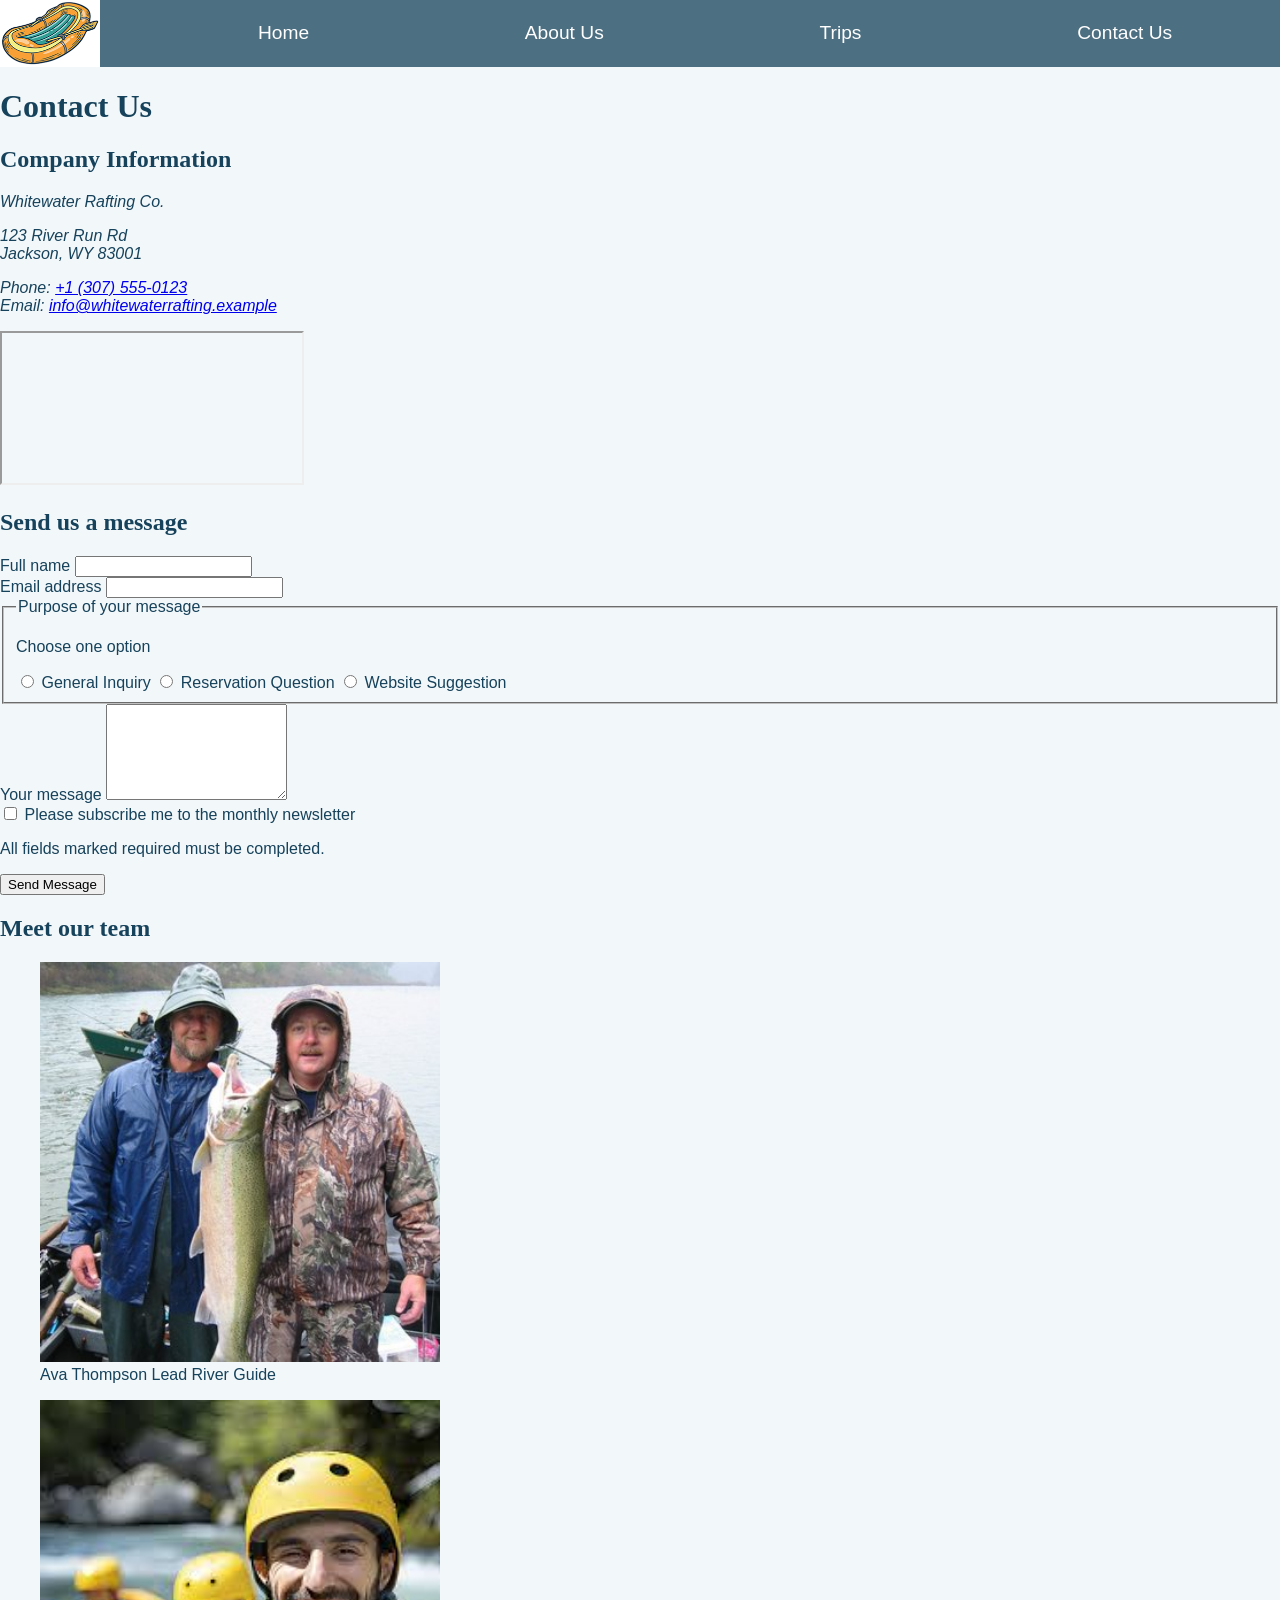
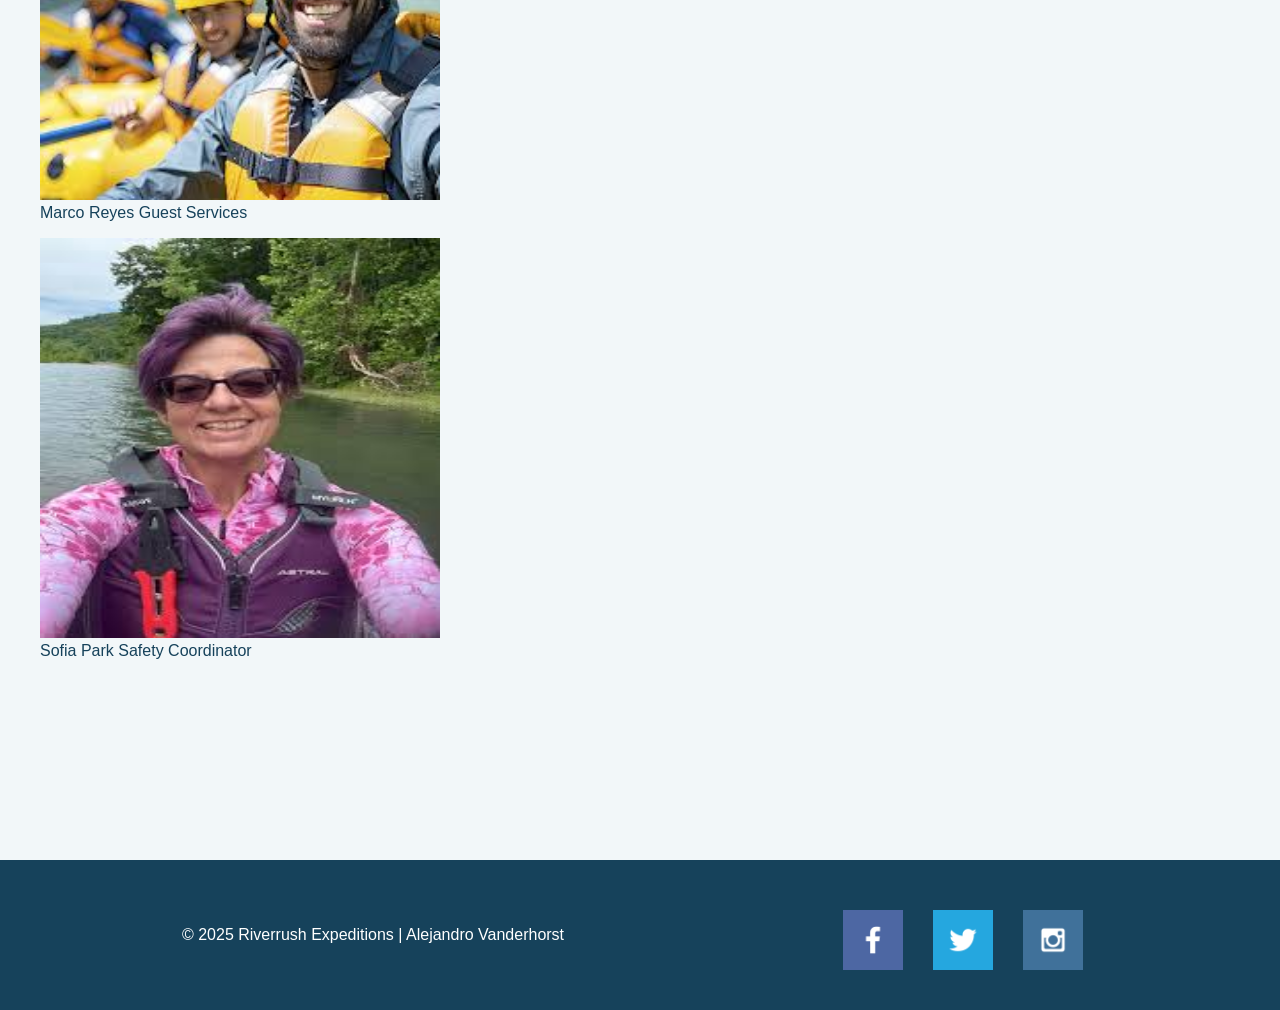
<file: wwr/contact.html>
<!DOCTYPE html>
<html lang="en">
<head>
  <meta charset="UTF-8">
  <meta name="viewport" content="width=device-width, initial-scale=1.0">
  <meta name="description" content="Contact Whitewater Rafting Co. with general inquiries, reservation questions, or website suggestions. Find our phone, email, address, and map.">
  <meta name="author" content="Alejandro Vanderhorst">
  <title>Whitewater Rafting Co. | Contact Us</title>
  <link rel="stylesheet" href="styles/rafting.css">
  <link href="https://fonts.googleapis.com/css2?family=Bebas+Neue&display=swap" rel="stylesheet">
  <link href="https://fonts.googleapis.com/css2?family=Roboto:wght@400;700&display=swap" rel="stylesheet">
  <link href="https://fonts.googleapis.com/css2?family=Lato:wght@400;700&display=swap" rel="stylesheet">
</head>
<body>
  <header>
    <img src="images/my_logo.png" alt="Rafting Site Logo" class="logo">
    <nav class="nav-bar">
      <a href="index.html">Home</a>
      <a href="about.html">About Us</a>
      <a href="trips.html">Trips</a>
      <a href="contact.html">Contact Us</a>
    </nav>
  </header>

  <main id="main-content" class="contact">
  <h1>Contact Us</h1>

  <section class="contact__grid" aria-labelledby="contact-info-heading">
    <div class="contact__info">
      <h2 id="contact-info-heading">Company Information</h2>
      <address class="vcard">
        <p class="org">Whitewater Rafting Co.</p>
        <p class="adr">
          <span class="street-address">123 River Run Rd</span><br />
          <span class="locality">Jackson</span>,
          <span class="region">WY</span>
          <span class="postal-code">83001</span>
        </p>
        <p>
          Phone: <a class="tel" href="tel:+13075550123">+1 (307) 555‑0123</a><br />
          Email: <a class="email" href="mailto:info@whitewaterrafting.example">info@whitewaterrafting.example</a>
        </p>
      </address>

      <div class="contact__map" aria-label="Our location on Google Maps">
        <iframe
          title="Whitewater Rafting Co. location"
          loading="lazy"
          allowfullscreen
          referrerpolicy="no-referrer-when-downgrade"
          src="https://www.google.com/maps?q=123%20River%20Run%20Rd%20Jackson%20WY%2083001&output=embed">
        </iframe>
      </div>
    </div>

    <form class="contact__form" action="#" method="post" aria-describedby="form-help">
      <h2>Send us a message</h2>

      <div class="form__field">
        <label for="fullname">Full name</label>
        <input id="fullname" name="fullname" type="text" autocomplete="name" required />
      </div>

      <div class="form__field">
        <label for="email">Email address</label>
        <input id="email" name="email" type="email" autocomplete="email" required />
      </div>

      <fieldset class="form__field" aria-describedby="purpose-help">
        <legend>Purpose of your message</legend>
        <p id="purpose-help" class="form__hint">Choose one option</p>
        <div class="radio-group">
          <label class="radio">
            <input type="radio" name="purpose" value="general" required />
            General Inquiry
          </label>
          <label class="radio">
            <input type="radio" name="purpose" value="reservation" />
            Reservation Question
          </label>
          <label class="radio">
            <input type="radio" name="purpose" value="website" />
            Website Suggestion
          </label>
        </div>
      </fieldset>

      <div class="form__field">
        <label for="message">Your message</label>
        <textarea id="message" name="message" rows="6" required></textarea>
      </div>

      <div class="form__field form__inline">
        <input id="subscribe" name="subscribe" type="checkbox" />
        <label for="subscribe">Please subscribe me to the monthly newsletter</label>
      </div>

      <p id="form-help" class="form__hint">All fields marked required must be completed.</p>

      <button class="btn btn--primary" type="submit">Send Message</button>
    </form>
  </section>

  <section class="staff" aria-labelledby="staff-heading">
    <h2 id="staff-heading">Meet our team</h2>
    <div class="staff__grid">
      <figure class="card">
        <img src="images/staff-1.jpg" width="400" height="400" alt="Smiling river guide wearing a life jacket" />
        <figcaption>
          <span class="staff__name">Ava Thompson</span>
          <span class="staff__title">Lead River Guide</span>
        </figcaption>
      </figure>
      <figure class="card">
        <img src="images/staff-2.jpg" width="400" height="400" alt="Friendly receptionist at the rafting lodge" />
        <figcaption>
          <span class="staff__name">Marco Reyes</span>
          <span class="staff__title">Guest Services</span>
        </figcaption>
      </figure>
      <figure class="card">
        <img src="images/staff-3.jpg" width="400" height="400" alt="Safety coordinator giving a thumbs up" />
        <figcaption>
          <span class="staff__name">Sofia Park</span>
          <span class="staff__title">Safety Coordinator</span>
        </figcaption>
      </figure>
    </div>
  </section>
</main>

  <footer>
    <p>&copy; 2025 Riverrush Expeditions | Alejandro Vanderhorst</p>
    <nav class="socialmedia">
      <a href="#"><img src="images/facebook.png" alt="Facebook" class="icon"></a>
      <a href="#"><img src="images/twitter.png" alt="Twitter" class="icon"></a>
      <a href="#"><img src="images/instagram.png" alt="Instagram" class="icon"></a>
    </nav>
  </footer>
</body>
</html>
</file>
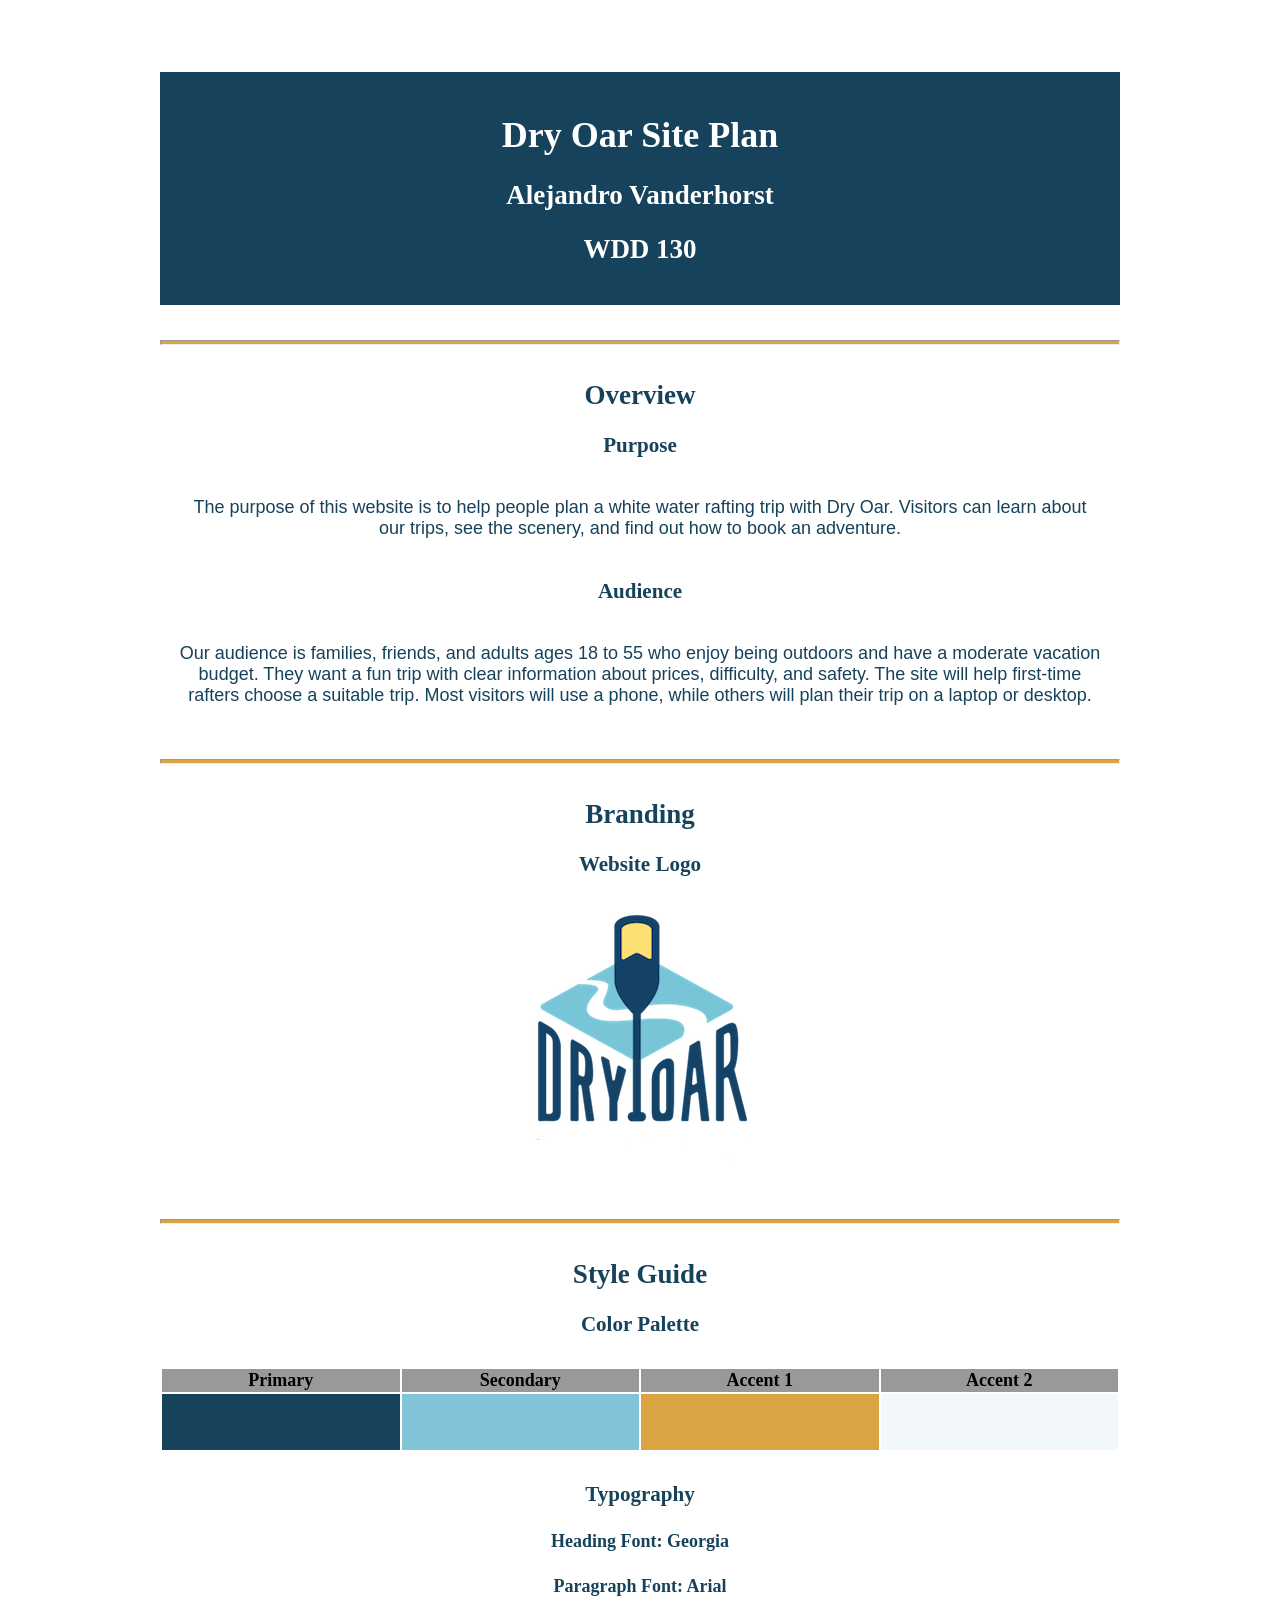
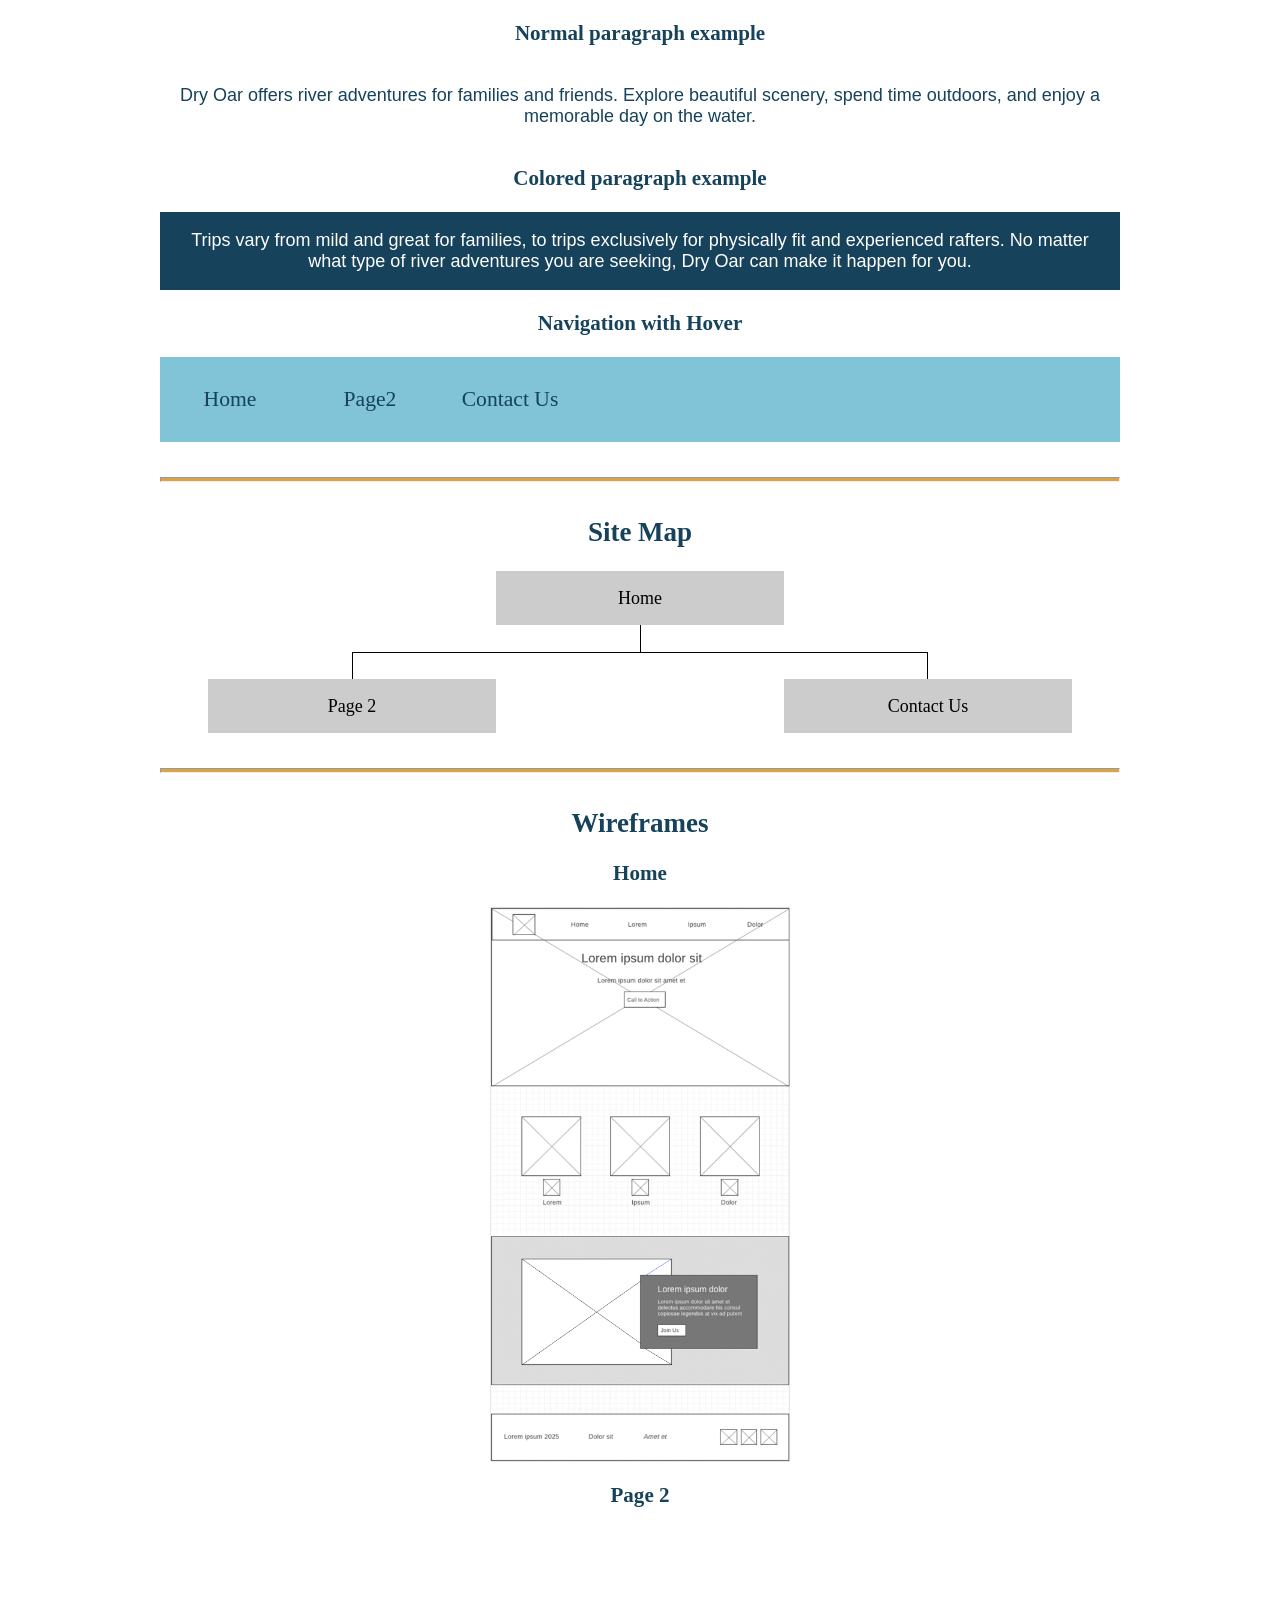
<file: wwr/site-plan-rafting.html>
<!DOCTYPE html>
<html lang="en-us">

<head>
  <meta charset="utf-8">
  <meta name="viewport" content="width=device-width, initial-scale=1.0">
  <title>Dry Oar Site Plan</title>
  <link type="text/css" rel="stylesheet" href="styles/site-plan-rafting.css">
</head>

<body>
  <header>
    <h1>Dry Oar Site Plan</h1>
    <h2>Alejandro Vanderhorst</h2>
    <h2>WDD 130</h2>
  </header>
  <main>
    <hr>
    <h2>Overview</h2>
    <h3>Purpose</h3>
    <p>The purpose of this website is to help people plan a white water rafting trip with Dry Oar. Visitors can learn about our trips, see the scenery, and find out how to book an adventure.</p>

    <h3>Audience</h3>
    <p>Our audience is families, friends, and adults ages 18 to 55 who enjoy being outdoors and have a moderate vacation budget. They want a fun trip with clear information about prices, difficulty, and safety. The site will help first-time rafters choose a suitable trip. Most visitors will use a phone, while others will plan their trip on a laptop or desktop.</p>

    <hr>
    <h2>Branding</h2>
    <h3>Website Logo</h3>
    <img src="images/logo.png" alt="Logo image">
    <hr>
    <h2>Style Guide</h2>

    <h3>Color Palette</h3>
    
    <table class="colors">
      <tr>
        <th>Primary</th>
        <th>Secondary</th>
        <th>Accent 1</th>
        <th>Accent 2</th>
      </tr>
      
      <tr>
        <td class="primary"></td>
        <td class="secondary"></td>
        <td class="accent1"></td>
        <td class="accent2"></td>
      </tr>
    </table>

    <h3>Typography</h3>

    <h4>
      Heading Font: Georgia
    </h4>
    <h4>
      Paragraph Font: Arial
    </h4>
    <h3>Normal paragraph example</h3>
    <p>
      Dry Oar offers river adventures for families and friends. Explore beautiful scenery, spend time outdoors, and enjoy a memorable day on the water.
    </p>
    <h3>Colored paragraph example</h3>
    <p class="colored">
      Trips vary from mild and great for families, to trips exclusively for
      physically fit and experienced rafters. No matter what type of river
      adventures you are seeking, Dry Oar can make it
      happen for you.
    </p>

    <h3>Navigation with Hover</h3>
    <nav>
      <a href="index.html">Home</a>
      <a href="#">Page2</a>
      <a href="contactus.html">Contact Us</a>
    </nav>
    <hr>
    <h2>Site Map</h2>
    <div class="sitemap">
      <div class="sm-home">Home</div>
      <div class="sm-page2">
        Page 2
      </div>
      <div class="sm-page3">Contact Us</div>

      <div class="top">&nbsp;</div>
      <div class="left">&nbsp;</div>
      <div class="right">&nbsp;</div>
    </div>
    <hr>
    <h2>Wireframes</h2>

    <h3>Home</h3>

    <img src="images/wireframe_home.png" alt="home page wireframe">

    <h3>Page 2</h3>
  </main>
</body>

</html>
</file>
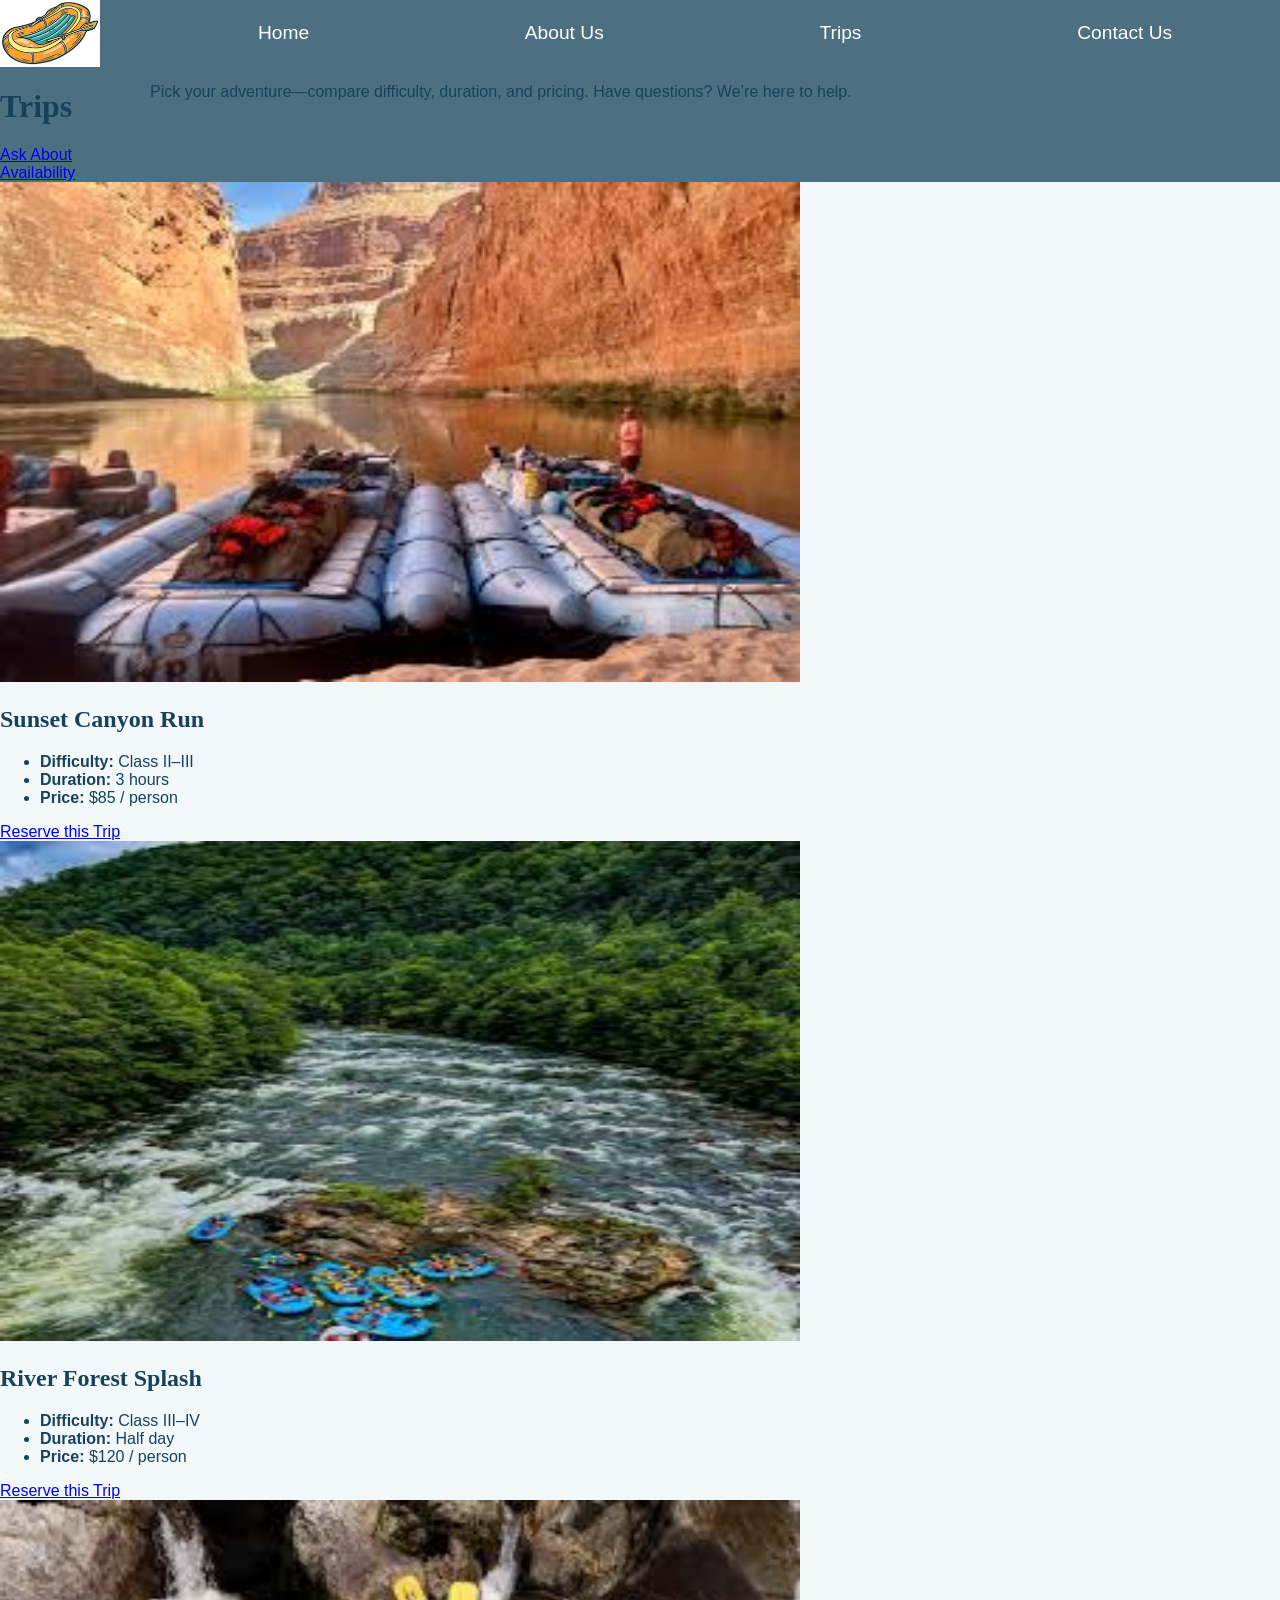
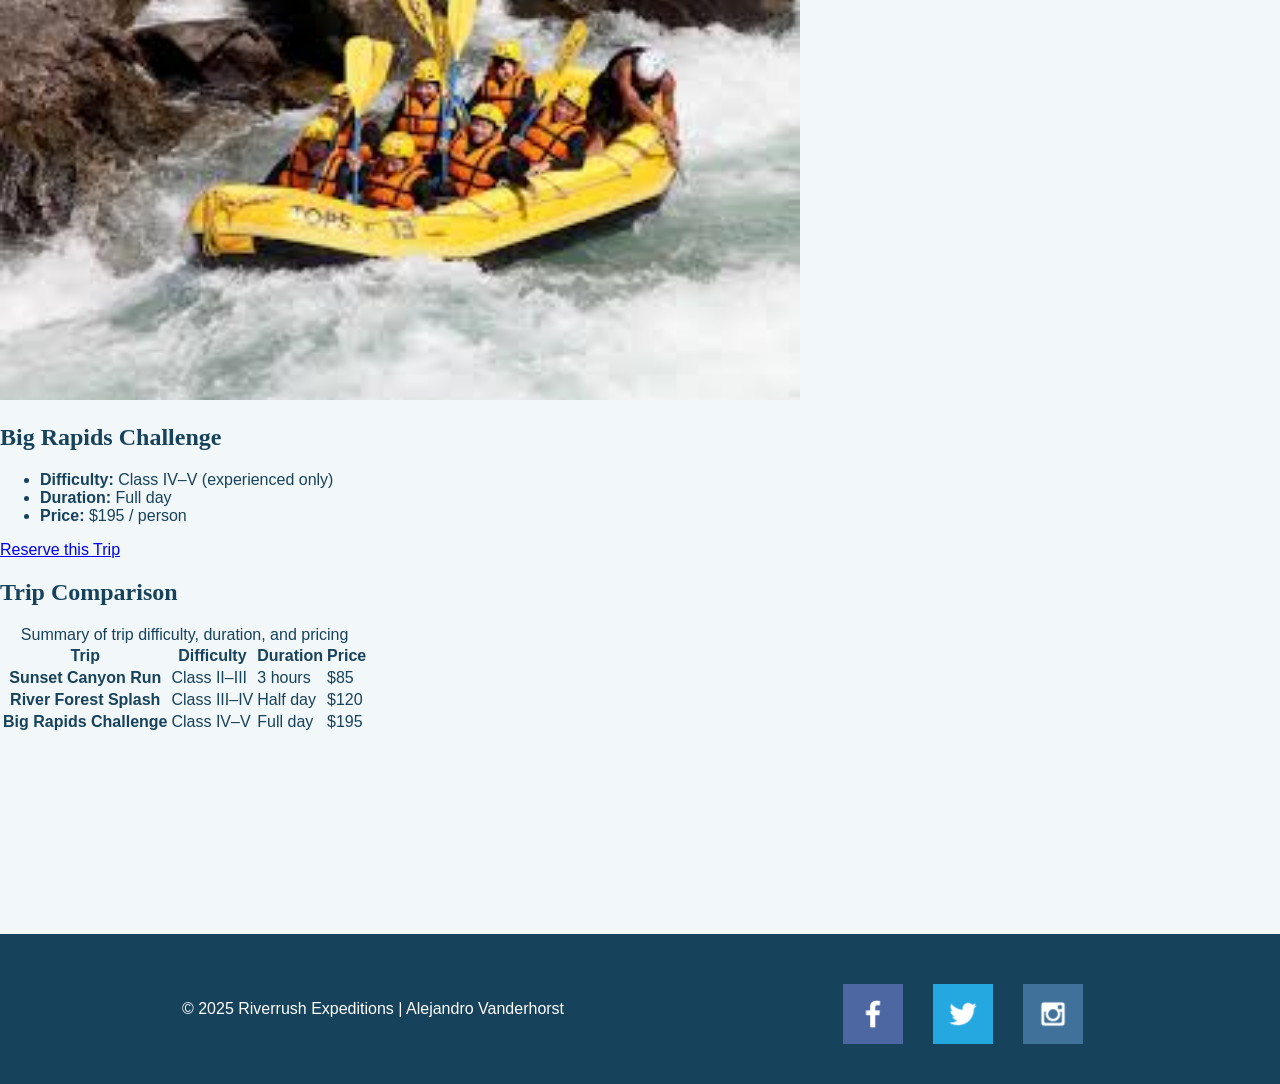
<file: wwr/trips.html>
<!DOCTYPE html>
<html lang="en">
<head>
  <meta charset="UTF-8">
  <meta name="viewport" content="width=device-width, initial-scale=1.0">
  <meta name="description" content="Browse our whitewater rafting trips with difficulty, duration, and pricing. Compare options and contact us to reserve.">
  <meta name="author" content="Alejandro Vanderhorst">
  <title>Whitewater Rafting Co. | Trips</title>
  <link rel="stylesheet" href="styles/rafting.css">
  <link href="https://fonts.googleapis.com/css2?family=Bebas+Neue&display=swap" rel="stylesheet">
  <link href="https://fonts.googleapis.com/css2?family=Roboto:wght@400;700&display=swap" rel="stylesheet">
  <link href="https://fonts.googleapis.com/css2?family=Lato:wght@400;700&display=swap" rel="stylesheet">
</head>
<body>
  <header>
    <img src="images/my_logo.png" alt="Rafting Site Logo" class="logo">
    <nav class="nav-bar">
      <a href="index.html">Home</a>
      <a href="about.html">About Us</a>
      <a href="trips.html">Trips</a>
      <a href="contact.html">Contact Us</a>
    </nav>
  </header>

  
<main id="main-content" class="trips">
  <header class="page-header">
    <h1>Trips</h1>
    <p>Pick your adventure—compare difficulty, duration, and pricing. Have questions? We’re here to help.</p>
    <a class="btn btn--primary" href="contact.html">Ask About Availability</a>
  </header>

  <section class="trips__grid" aria-label="Featured trips">
    <article class="trip card">
      <img src="images/trip-canyon.jpg" alt="Rafting through canyon walls" width="800" height="500" />
      <div class="card__body">
        <h2>Sunset Canyon Run</h2>
        <ul class="trip__facts">
          <li><strong>Difficulty:</strong> Class II–III</li>
          <li><strong>Duration:</strong> 3 hours</li>
          <li><strong>Price:</strong> $85 / person</li>
        </ul>
        <a class="btn btn--accent" href="contact.html">Reserve this Trip</a>
      </div>
    </article>

    <article class="trip card">
      <img src="images/trip-forest.jpg" alt="Forest-lined river with playful rapids" width="800" height="500" />
      <div class="card__body">
        <h2>River Forest Splash</h2>
        <ul class="trip__facts">
          <li><strong>Difficulty:</strong> Class III–IV</li>
          <li><strong>Duration:</strong> Half day</li>
          <li><strong>Price:</strong> $120 / person</li>
        </ul>
        <a class="btn btn--accent" href="contact.html">Reserve this Trip</a>
      </div>
    </article>

    <article class="trip card">
      <img src="images/trip-rapids.jpg" alt="Team navigating big whitewater" width="800" height="500" />
      <div class="card__body">
        <h2>Big Rapids Challenge</h2>
        <ul class="trip__facts">
          <li><strong>Difficulty:</strong> Class IV–V (experienced only)</li>
          <li><strong>Duration:</strong> Full day</li>
          <li><strong>Price:</strong> $195 / person</li>
        </ul>
        <a class="btn btn--accent" href="contact.html">Reserve this Trip</a>
      </div>
    </article>
  </section>

  <section class="trips__table" aria-labelledby="table-heading">
    <h2 id="table-heading">Trip Comparison</h2>
    <div class="table-wrap">
      <table>
        <caption class="sr-only">Summary of trip difficulty, duration, and pricing</caption>
        <thead>
          <tr><th scope="col">Trip</th><th scope="col">Difficulty</th><th scope="col">Duration</th><th scope="col">Price</th></tr>
        </thead>
        <tbody>
          <tr><th scope="row">Sunset Canyon Run</th><td>Class II–III</td><td>3 hours</td><td>$85</td></tr>
          <tr><th scope="row">River Forest Splash</th><td>Class III–IV</td><td>Half day</td><td>$120</td></tr>
          <tr><th scope="row">Big Rapids Challenge</th><td>Class IV–V</td><td>Full day</td><td>$195</td></tr>
        </tbody>
      </table>
    </div>
  </section>
</main>

  <footer>
    <p>&copy; 2025 Riverrush Expeditions | Alejandro Vanderhorst</p>
    <nav class="socialmedia">
      <a href="#"><img src="images/facebook.png" alt="Facebook" class="icon"></a>
      <a href="#"><img src="images/twitter.png" alt="Twitter" class="icon"></a>
      <a href="#"><img src="images/instagram.png" alt="Instagram" class="icon"></a>
    </nav>
  </footer>
</body>
</html>
</file>
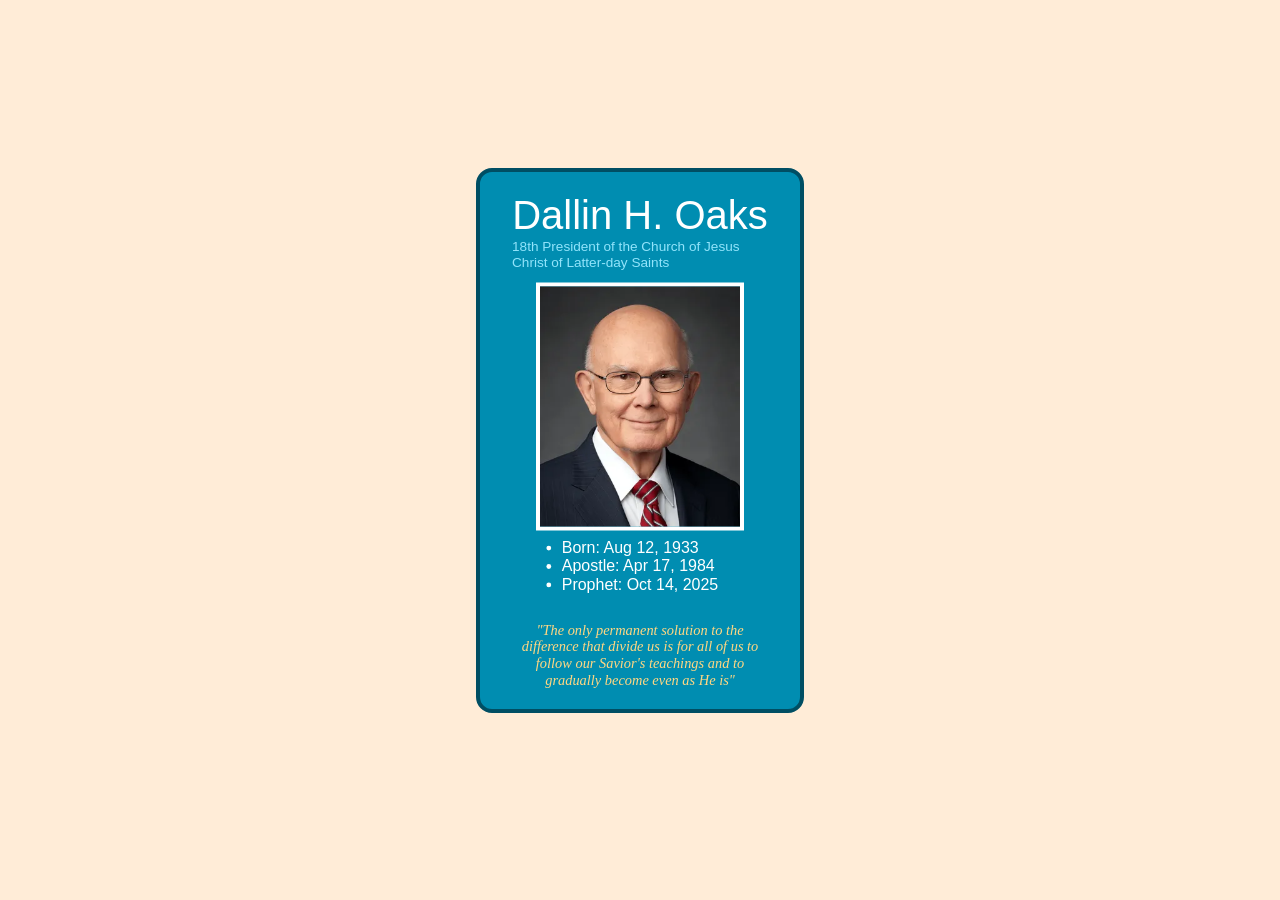
<file: ice/prophet_cards/prophet_cards/oaks.html>
<!DOCTYPE html>
<html lang="en">
<head>
    <meta charset="UTF-8">
    <meta name="viewport" content="width=device-width, initial-scale=1.0">
    <title>Dallin H. Oaks</title>
    <style>
        /* Insert styles here, this is called an internal stylesheet  */
        *{
            color: white;
            margin: 0;
            padding: 0;
        }
        h1{
            Font-size: 50px;
            font-weight: 60;
            font-family: Helvetica, sans-serif;
            margin-top: 25px;
        }
        .subtitle{
            font-family: Helvetica, sans-serif;
            font-size: 17px;
            margin: 0 40px;     
            color: #91E4FB; 
            margin-bottom: 15px;  
        }
        .quote{
            font-size: 18px;
            font-style: italic;
            text-align: center;
            width: 300px;
            color: #FFD783;
            margin-top: 35px;
            margin-bottom: 25px;
            font-weight: 500;
        }
        div{
            width: 400px;
            margin: 100px auto;
            background: #008db1;
            display: flex;
            flex-direction: column;
            align-items: center;
            justify-content: center;
            border-radius: 20px;
            border: 5px solid #004E63;
            transform: scale(0.8);
        }
        body {
            background: #FFECD7;
        }
        li{
            font-weight: bold;
            font-family: Helvetica, sans-serif;
            font-size: 20px;
            font-weight: 60;
        }
        img{
            border: 5px solid white;
            width: 250px;
            height: auto;
            margin-bottom: 10px;
        }
    </style>
</head>
<body>
    <div>
        <h1>Dallin H. Oaks</h1>
    
    <p class="subtitle">18th President of the Church of Jesus Christ of Latter-day Saints</p>
    <img src="images/oaks.webp" alt="Dallin H. Oaks" width="300">
    <ul>
        <li>Born: Aug 12, 1933</li>
        <li>Apostle: Apr 17, 1984</li>
        <li>Prophet: Oct 14, 2025</li>
    </ul>

    <p class="quote">"The only permanent solution to the difference that divide us is for all of us to follow our
        Savior's teachings and to gradually become even as He is"
    </p>
    </div>


    <!-- Insert HTML elements here -->
</body>
</html>
</file>
<file: styles/style.css>
:root {
    --navy: #1B263B;
    --steel: #415A77;
    --slate: #778DA9;
    --light: #E0E1DD;
    --orange: #F4A261;
    --heading-font: Poppins, Arial, sans-serif;
    --body-font: "Open Sans", Arial, sans-serif;
}

* {
    box-sizing: border-box;
}

body {
    margin: 0;
    font-family: var(--body-font);
    color: var(--navy);
    background-color: var(--light);
    line-height: 1.6;
}

h1, h2, h3 {
    font-family: var(--heading-font);
}

img {
    max-width: 100%;
}

/* Header */
header {
    display: grid;
    grid-template-columns: 100px 1fr;
    align-items: center;
    gap: 20px;
    padding: 15px 40px;
    background-color: var(--navy);
    color: var(--light);
}

.logo {
    width: 90px;
    display: block;
}

header h1 {
    margin: 0;
}

header p {
    margin: 0;
    color: var(--orange);
}

/* Nav */
nav {
    display: grid;
    grid-template-columns: repeat(4, 1fr);
    background-color: var(--steel);
}

nav a {
    color: white;
    text-align: center;
    text-decoration: none;
    font-weight: 600;
    padding: 15px;
    transition: background-color .3s;
}

nav a:hover, nav a.active {
    background-color: var(--orange);
    color: var(--navy);
}

/* Main */
main {
    display: grid;
    grid-template-columns: 1fr 1fr;
    gap: 30px;
    max-width: 1100px;
    margin: 30px auto;
    padding: 0 20px;
}

main section {
    background-color: white;
    padding: 20px 30px;
    border-radius: 10px;
    box-shadow: 3px 3px 10px var(--slate);
}

.hero, .projects, .contact, .ice-list, .about-intro {
    grid-column: 1/3;
}

.hero {
    display: grid;
    grid-template-columns: 2fr 1fr;
    gap: 30px;
    align-items: center;
    color: white;
    background-image: url("../images/hero-bg.svg");
    background-size: cover;
    background-position: center;
}

.hero img {
    max-width: 280px;
    justify-self: center;
    border-radius: 50%;
    border: 6px solid var(--orange);
}

.button, input[type="submit"] {
    display: inline-block;
    background-color: var(--orange);
    color: var(--navy);
    font-weight: 600;
    text-decoration: none;
    padding: 10px 25px;
    border: none;
    border-radius: 25px;
    cursor: pointer;
}

.button:hover, input[type="submit"]:hover {
    background-color: var(--light);
}

/* Project cards */
.cards {
    display: grid;
    grid-template-columns: repeat(3, 1fr);
    gap: 20px;
}

.card {
    border-top: 6px solid var(--orange);
    background-color: var(--light);
    padding: 15px;
    border-radius: 8px;
    transition: transform .3s;
}

.card:hover {
    transform: translateY(-5px);
}

.card img {
    width: 100%;
    height: 180px;
    object-fit: cover;
    object-position: center 30%;
    border-radius: 5px;
}

.card h3 {
    margin-bottom: 0;
}

.card a, footer a, .ice-item a {
    color: var(--steel);
    font-weight: 600;
}

/* List and table */
.skills li::marker {
    color: var(--orange);
}

table {
    width: 100%;
    border-collapse: collapse;
}

caption {
    font-style: italic;
    margin-bottom: 10px;
}

th {
    background-color: var(--steel);
    color: white;
}

th, td {
    padding: 8px;
    border: 1px solid var(--slate);
    text-align: left;
}

tbody tr:nth-child(even) {
    background-color: var(--light);
}

/* Form */
fieldset {
    display: grid;
    grid-template-columns: 120px 1fr;
    gap: 10px;
    border: 2px solid var(--slate);
    border-radius: 8px;
}

legend {
    font-weight: 600;
}

input, textarea {
    font-family: var(--body-font);
    padding: 8px;
    border: 1px solid var(--slate);
    border-radius: 5px;
}

input[type="submit"] {
    grid-column: 2/3;
    justify-self: start;
}

/* ICE and About pages */
.ice-item {
    display: grid;
    grid-template-columns: 200px 1fr;
    gap: 20px;
    align-items: start;
    margin-bottom: 20px;
}

.ice-item img {
    border-radius: 5px;
}

.about-intro {
    display: grid;
    grid-template-columns: 250px 1fr;
    gap: 30px;
    align-items: center;
}

.about-intro img {
    border-radius: 50%;
}

/* Footer */
footer {
    display: flex;
    justify-content: space-around;
    background-color: var(--navy);
    color: var(--light);
    padding: 15px;
}

footer a {
    color: var(--orange);
}

@media screen and (max-width: 800px) {
    main, .hero, .cards, .about-intro, .ice-item {
        grid-template-columns: 1fr;
    }
    .hero, .projects, .contact, .ice-list, .about-intro {
        grid-column: auto;
    }
    nav {
        grid-template-columns: 1fr 1fr;
    }
    fieldset {
        grid-template-columns: 1fr;
    }
    input[type="submit"] {
        grid-column: auto;
    }
    footer {
        flex-direction: column;
        text-align: center;
    }
}
</file>
<file: firstsite/styles/styles.css>
main{
    max-width: 840px;
}
aside {
  width: 250px;
  margin: 20px;
  border: 1px solid #ccc;
  padding: 15px;
  background-color: #f0f0f0; /* Light background */
  color: #333;               /* Dark text for contrast */
}
aside img {
  width: 200px;
  height: auto;
}
p {
  padding: 0;
}
footer {
  margin-top: 30px;
  border-top: 2px solid #aaa;
  text-align: center;
}
nav {
  background-color: #eee;
  padding: 10px;
}
nav a {
  text-decoration: none;
  margin-right: 15px;
  color: #333;
}
h1 {
  font-size: 2em;
  margin-bottom: 10px;
}
</file>
<file: wwr/styles/rafting.css>
:root {
    --primary-color: #16425B;
    --secondary-color: #81C3D7;
    --accent1-color: #D9A441;
    --accent2-color: #F2F7F9;
    --heading-font: Georgia, "Times New Roman", serif;
    --paragraph-font: Arial, Helvetica, sans-serif;
}

* {
    box-sizing: border-box;
}

body {
    margin: 0;
    font-family: var(--paragraph-font);
    color: var(--primary-color);
    background-color: var(--accent2-color);
}

h1, h2, h4 {
    font-family: var(--heading-font);
}

/* Header */
header {
    display: grid;
    grid-template-columns: 150px auto;
    background-color: rgba(22, 66, 91, 0.75);
}

.logo {
    width: 100px;
}

#logo_link {
    padding-top: 5px;
    justify-self: center;
    align-self: center;
}

nav {
    display: flex;
    justify-content: space-around;
    align-items: center;
}

nav a {
    color: white;
    text-decoration: none;
    font-size: 1.2em;
    padding: 10px 15px;
    border-radius: 5px;
}

nav a:hover {
    background-color: var(--accent1-color);
    color: var(--primary-color);
}

/* Hero */
#hero {
    display: grid;
    grid-template-columns: 1fr 3fr 1fr;
    margin-top: -100px;
}

#hero-box {
    grid-column: 1/4;
    grid-row: 1/3;
    z-index: -1;
}

#hero-img {
    width: 100%;
    display: block;
}

#hero-msg {
    grid-column: 2/3;
    grid-row: 1/2;
    margin-top: 100px;
    text-align: center;
}

.home-title {
    color: white;
    font-size: 4em;
    margin-bottom: 0;
    text-shadow: 3px 3px 6px var(--primary-color);
}

#hero-msg h2 {
    color: white;
    font-size: 1.6em;
    text-shadow: 2px 2px 4px var(--primary-color);
}

.book, .join {
    display: inline-block;
    background-color: var(--accent1-color);
    color: var(--primary-color);
    text-decoration: none;
    font-weight: bold;
    padding: 12px 30px;
    border-radius: 25px;
    transition: background-color .3s;
}

.book:hover, .join:hover {
    background-color: white;
}

/* Main */
.home-grid {
    display: grid;
    grid-template-columns: repeat(10, 1fr);
}

.card-img, .mountains {
    width: 100%;
}

.rivers-card, .camping-card, .rapids-card {
    text-align: center;
}

.rivers-card {
    grid-column: 2/4;
    grid-row: 2/3;
}

.camping-card {
    grid-column: 5/7;
    grid-row: 2/3;
}

.rapids-card {
    grid-column: 8/10;
    grid-row: 2/3;
}

.card-img {
    border: 10px solid var(--secondary-color);
    aspect-ratio: 4/3;
    object-fit: cover;
    transition: transform .5s;
    box-shadow: 5px 5px 10px var(--primary-color);
}

.card-img:hover {
    opacity: .6;
    transform: scale(1.1);
}

.icon {
    width: 60px;
    margin-top: 15px;
}

.icon + h2 {
    margin-top: 5px;
}

#background {
    grid-column: 1/11;
    grid-row: 4/9;
    background-color: var(--secondary-color);
    margin-top: 50px;
}

.mountains {
    grid-column: 2/7;
    grid-row: 5/8;
    box-shadow: 5px 5px 10px var(--primary-color);
}

.msg {
    background-color: var(--primary-color);
    color: white;
    padding: 35px;
    grid-column: 6/10;
    grid-row: 6/7;
    box-shadow: 5px 5px 10px var(--primary-color);
    border-left: 8px solid var(--accent1-color);
}

.msg p {
    line-height: 1.5;
}

/* Footer */
footer {
    background-color: var(--primary-color);
    color: white;
    padding: 25px 50px;
    margin-top: 200px;
    display: flex;
    justify-content: space-around;
    align-items: center;
}

footer a {
    color: var(--secondary-color);
}

.social img {
    width: 35px;
    margin: 0 5px;
}

@media screen and (max-width: 900px) {
    #hero, .home-grid {
        display: block;
        height: auto;
    }
    nav, footer {
        flex-direction: column;
    }
    nav a {
        display: block;
        padding: 15px;
    }
    #hero {
        margin-top: 0;
    }
    #hero-msg {
        margin-top: 0;
    }
    #hero-msg h2 {
        display: none;
    }
    #hero-msg h1 {
        color: var(--primary-color);
        text-shadow: none;
    }
    .home-title {
        font-size: 25px;
    }
    .rivers-card, .camping-card, .rapids-card {
        margin: 50px auto;
        width: 60%;
    }
    #background {
        display: none;
    }
    .mountains, .msg {
        width: 80%;
        display: block;
        margin: 0 auto;
    }
    footer {
        margin-top: 25px;
    }
}
</file>
<file: wwr/styles/site-plan-rafting.css>
:root {
  /* change the values below to your colors from your palette */
  --primary-color: #16425B   ;
  --secondary-color: #81C3D7 ;
  --accent1-color: #D9A441;
  --accent2-color: #F2F7F9;

  /* change the values below to your chosen font(s) */
  --heading-font: Georgia, "Times New Roman", serif;
  --paragraph-font: Arial, Helvetica, sans-serif;

  /* these colors below should be chosen from among your palette colors above */
  --headline-color-on-white: #16425B;  /* headlines on a white background */ 
  --headline-color-on-color: white; /* headlines on a colored background */ 
  --paragraph-color-on-white: #16425B; /* paragraph text on a white background */ 
  --paragraph-color-on-color: white; /* paragraph text on a colored background */ 
  --paragraph-background-color: #16425B  ;
  --nav-link-color: #16425B;
  --nav-background-color: #81C3D7;
  --nav-hover-link-color: white;
  --nav-hover-background-color: #16425B;
}


/*  Look around below...but DON'T CHANGE ANYTHING! */

body {
  max-width: 960px;
  margin: 0 auto;
  padding: 4em;
  font-size: 18px;
  text-align: center;
}
img {
  display: block;
  margin: 0 auto;
  max-width: 300px;
}
h1, h2, h3, h4, h5, h6 {
  font-family: var(--heading-font);
  color: var(--headline-color-on-white);
}
h2 {
  text-align: center;
}
hr {
  height: 3px;
  margin: 35px 0;
  background: var(--accent1-color);
}
header {
  padding: 1em;
  text-align: center;
  color: var(--headline-color-on-color);
  background-color: var(--paragraph-background-color);
}
header > h1, header > h2 {
  color: var(--headline-color-on-color);
}
p {
  font-family: var(--paragraph-font);
  color: var(--paragraph-color-on-white);
  padding: 1em;
}
.colors {
  width: 100%;
  min-width: 350px;
  margin: 30px auto;
  text-align: center;
}
.colors th {
  background-color: #999;
}
.colors td{
  width: 25%;
  height: 3em;
}
.primary {
  background-color: var(--primary-color);
}
.secondary {
  background-color: var(--secondary-color);
}
.accent1 {
  background-color: var(--accent1-color);
}
.accent2{
  background-color: var(--accent2-color);
}
p.colored {
  background-color: var(--paragraph-background-color);
  color: var(--paragraph-color-on-color);
}
nav {
  background-color: var(--nav-background-color);
  line-height: 3em;
  text-align: center;
  font-size: 1.2em;
}
nav  {
  list-style-type: none;
  display: flex;
}
nav a {
  padding:1em;
  min-width: 120px;
  text-decoration: none;
  padding: 10px;
}
nav a:link, nav a:visited {
  color: var(--nav-link-color);
}
nav a:hover {
  color: var(--nav-hover-link-color);
  background-color: var(--nav-hover-background-color);
}
.sitemap {
  display: grid;
  justify-content: center;

  grid-template-columns: repeat(6, 15%);
  grid-template-rows: 3em 1.5em 1.5em 3em;
  grid-template-areas: ". . home home . ."
    ". . . top . ."
    ". left left right right ."
    "page2 page2 . . page3 page3";
}
.sitemap > div {
  text-align: center;
}
.sm-home {
  grid-area: home;
  background-color: #ccc;
  line-height: 3em;
}
.sm-page2 {
  grid-area: page2;
  background-color: #ccc;
  line-height: 3em;
}
.sm-page3 {
  grid-area: page3;
  background-color: #ccc;
  line-height: 3em;
}
.top {
  grid-area: top;
  border-left: 1px solid;
}
.left {
  grid-area: left;
  border-top: 1px solid;
  border-left: 1px solid;
}
.right {
  grid-area: right;
  border-top: 1px solid;
  border-right: 1px solid;
}
</file>
